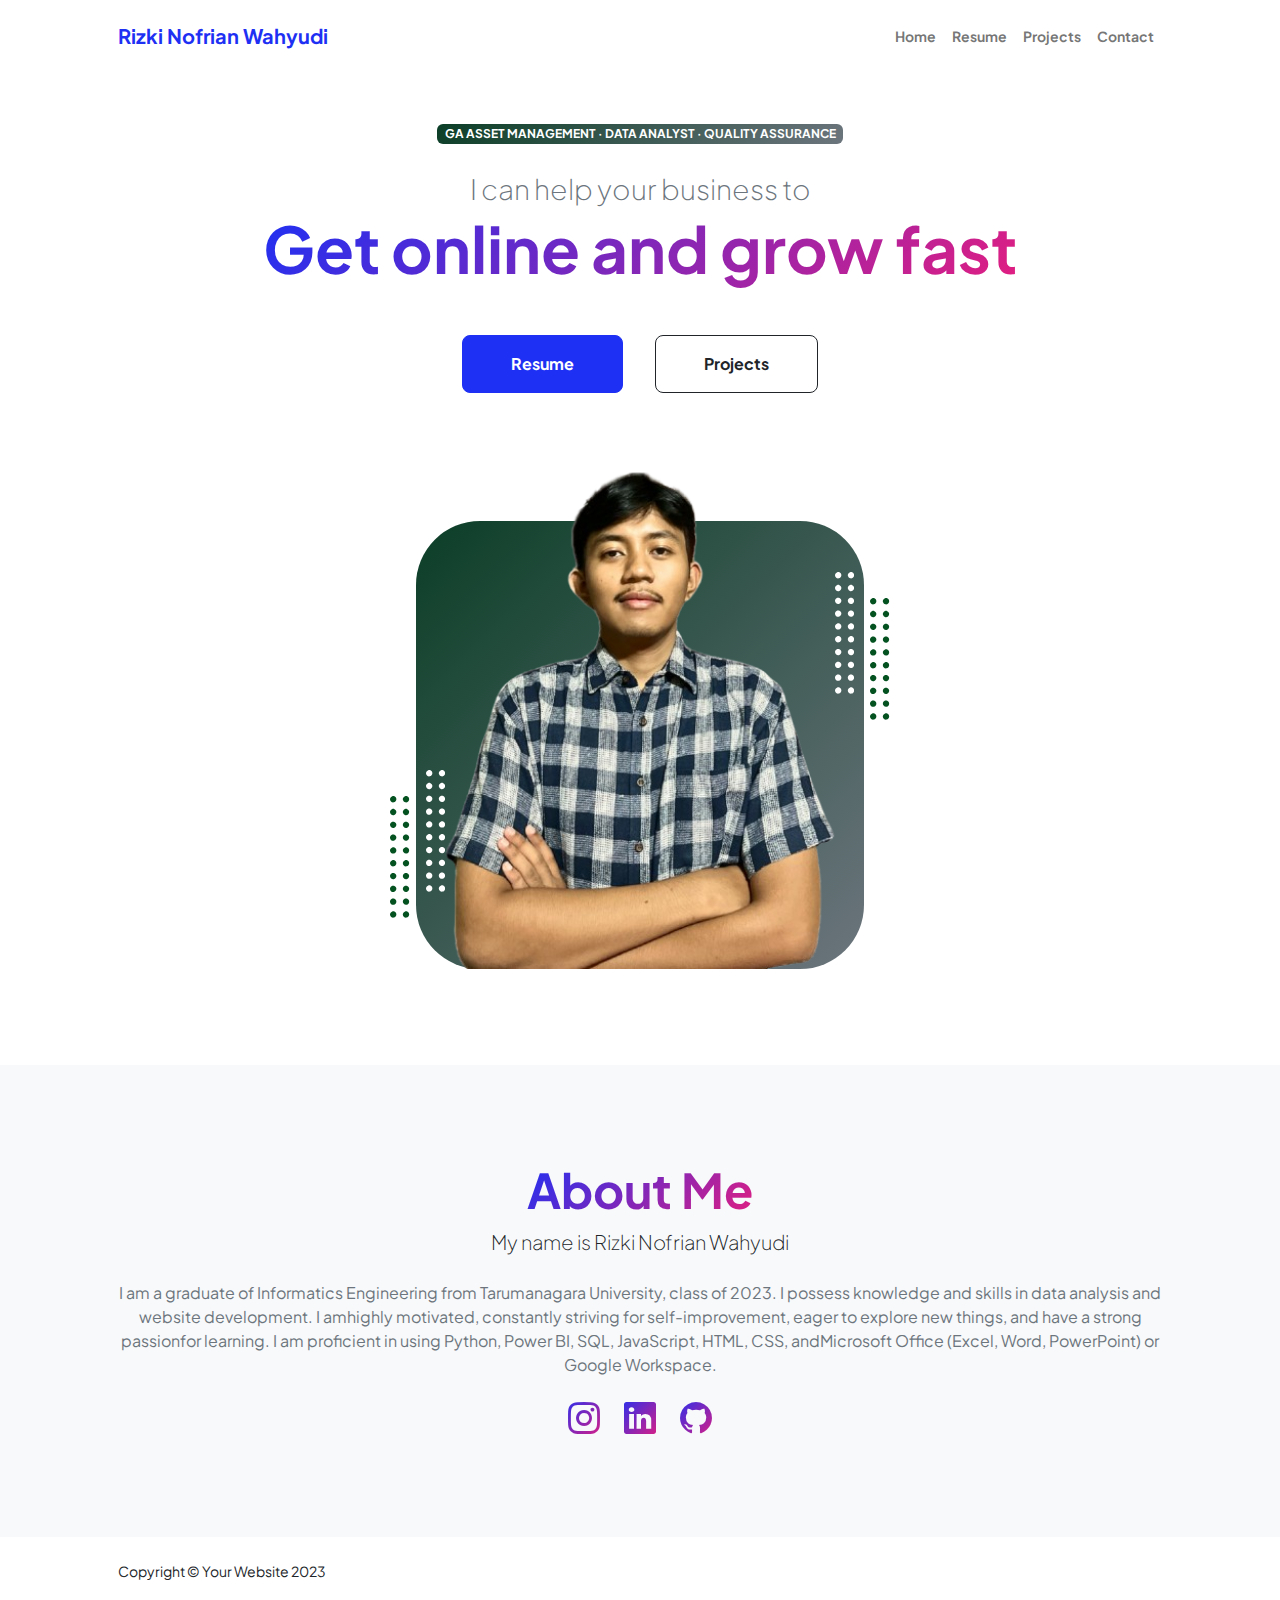
<file: index.html>
<!DOCTYPE html>
<html lang="en">
    <head>
        <meta charset="utf-8" />
        <meta name="viewport" content="width=device-width, initial-scale=1, shrink-to-fit=no" />
        <meta name="description" content="" />
        <meta name="author" content="" />
        <title>
          Rizki Nofrian Wahyudi - Resume
        </title>
        <!-- Favicon-->
        <link rel="icon" type="image/x-icon" href="assets/favicon.ico" />
        <!-- Custom Google font-->
        <link rel="preconnect" href="https://fonts.googleapis.com" />
        <link rel="preconnect" href="https://fonts.gstatic.com" crossorigin />
        <link href="https://fonts.googleapis.com/css2?family=Plus+Jakarta+Sans:wght@100;200;300;400;500;600;700;800;900&amp;display=swap" rel="stylesheet" />
        <!-- Bootstrap icons-->
        <link href="https://cdn.jsdelivr.net/npm/bootstrap-icons@1.8.1/font/bootstrap-icons.css" rel="stylesheet" />
        <!-- Core theme CSS (includes Bootstrap)-->
        <link href="css/styles.css" rel="stylesheet" />
        <style>
          .profile .dots-2 svg {
            fill: #045220;
          }
          .profile .dots-4 svg {
            fill: #045220;
          }
        </style>
    </head>
    <body class="d-flex flex-column h-100">
        <main class="flex-shrink-0">
            <!-- Navigation-->
            <nav class="navbar navbar-expand-lg navbar-light bg-white py-3">
                <div class="container px-5">
                    <a class="navbar-brand" href="index.html"><span class="fw-bolder text-primary">
                      Rizki Nofrian Wahyudi
                    </span></a>
                    <button class="navbar-toggler" type="button" data-bs-toggle="collapse" data-bs-target="#navbarSupportedContent" aria-controls="navbarSupportedContent" aria-expanded="false" aria-label="Toggle navigation"><span class="navbar-toggler-icon"></span></button>
                    <div class="collapse navbar-collapse" id="navbarSupportedContent">
                        <ul class="navbar-nav ms-auto mb-2 mb-lg-0 small fw-bolder">
                            <li class="nav-item"><a class="nav-link" href="index.html">Home</a></li>
                            <li class="nav-item"><a class="nav-link" href="resume.html">Resume</a></li>
                            <li class="nav-item"><a class="nav-link" href="projects.html">Projects</a></li>
                            <li class="nav-item"><a class="nav-link" href="contact.html">Contact</a></li>
                        </ul>
                    </div>
                </div>
            </nav>
            <!-- Header-->
            <header class="py-5">
                <div class="container px-5 pb-5">
                    <div class="row gx-5 align-items-center">
                        <div class="col-xxl-5">
                            <!-- Header text content-->
                            <div class="text-center text-xxl-start">
                                <div class="badge bg-gradient-primary-to-secondary text-white mb-4" style="background: linear-gradient(135deg, #0b3e27 0%, #6c757d 100%)!important;"><div class="text-uppercase">GA Asset Management &middot; Data Analyst &middot; Quality Assurance</div></div>
                                <div class="fs-3 fw-light text-muted">I can help your business to</div>
                                <h1 class="display-3 fw-bolder mb-5"><span class="text-gradient d-inline">Get online and grow fast</span></h1>
                                <div class="d-grid gap-3 d-sm-flex justify-content-sm-center justify-content-xxl-start mb-3">
                                    <a class="btn btn-primary btn-lg px-5 py-3 me-sm-3 fs-6 fw-bolder" href="resume.html">Resume</a>
                                    <a class="btn btn-outline-dark btn-lg px-5 py-3 fs-6 fw-bolder" href="projects.html">Projects</a>
                                </div>
                            </div>
                        </div>
                        <div class="col-xxl-7">
                            <!-- Header profile picture-->
                            <div class="d-flex justify-content-center mt-5 mt-xxl-0">
                                <div class="profile bg-gradient-primary-to-secondary" style="background: linear-gradient(135deg, #0b3e27 0%, #6c757d 100%)!important;">
                                    <!-- TIP: For best results, use a photo with a transparent background like the demo example below-->
                                    <!-- Watch a tutorial on how to do this on YouTube (link)-->
                                    <img class="profile-img" src="assets/profile.png" alt="..." />
                                    <div class="dots-1">
                                        <!-- SVG Dots-->
                                        <svg version="1.1" xmlns="http://www.w3.org/2000/svg" xmlns:xlink="http://www.w3.org/1999/xlink" x="0px" y="0px" viewBox="0 0 191.6 1215.4" style="enable-background: new 0 0 191.6 1215.4" xml:space="preserve">
                                            <g transform="translate(0.000000,1280.000000) scale(0.100000,-0.100000)">
                                                <path d="M227.7,12788.6c-105-35-200-141-222-248c-43-206,163-412,369-369c155,32,275,190,260,339c-11,105-90,213-190,262        C383.7,12801.6,289.7,12808.6,227.7,12788.6z"></path>
                                                <path d="M1507.7,12788.6c-151-50-253-216-222-362c25-119,136-230,254-255c194-41,395,142,375,339c-11,105-90,213-190,262        C1663.7,12801.6,1569.7,12808.6,1507.7,12788.6z"></path>
                                                <path d="M227.7,11508.6c-105-35-200-141-222-248c-43-206,163-412,369-369c155,32,275,190,260,339c-11,105-90,213-190,262        C383.7,11521.6,289.7,11528.6,227.7,11508.6z"></path>
                                                <path d="M1507.7,11508.6c-151-50-253-216-222-362c25-119,136-230,254-255c194-41,395,142,375,339c-11,105-90,213-190,262        C1663.7,11521.6,1569.7,11528.6,1507.7,11508.6z"></path>
                                                <path d="M227.7,10228.6c-105-35-200-141-222-248c-43-206,163-412,369-369c155,32,275,190,260,339c-11,105-90,213-190,262        C383.7,10241.6,289.7,10248.6,227.7,10228.6z"></path>
                                                <path d="M1507.7,10228.6c-105-35-200-141-222-248c-43-206,163-412,369-369c155,32,275,190,260,339c-11,105-90,213-190,262        C1663.7,10241.6,1569.7,10248.6,1507.7,10228.6z"></path>
                                                <path d="M227.7,8948.6c-105-35-200-141-222-248c-43-206,163-412,369-369c155,32,275,190,260,339c-11,105-90,213-190,262        C383.7,8961.6,289.7,8968.6,227.7,8948.6z"></path>
                                                <path d="M1507.7,8948.6c-105-35-200-141-222-248c-43-206,163-412,369-369c155,32,275,190,260,339c-11,105-90,213-190,262        C1663.7,8961.6,1569.7,8968.6,1507.7,8948.6z"></path>
                                                <path d="M227.7,7668.6c-105-35-200-141-222-248c-43-206,163-412,369-369c155,32,275,190,260,339c-11,105-90,213-190,262        C383.7,7681.6,289.7,7688.6,227.7,7668.6z"></path>
                                                <path d="M1507.7,7668.6c-105-35-200-141-222-248c-43-206,163-412,369-369c155,32,275,190,260,339c-11,105-90,213-190,262        C1663.7,7681.6,1569.7,7688.6,1507.7,7668.6z"></path>
                                                <path d="M227.7,6388.6c-105-35-200-141-222-248c-43-206,163-412,369-369c155,32,275,190,260,339c-11,105-90,213-190,262        C383.7,6401.6,289.7,6408.6,227.7,6388.6z"></path>
                                                <path d="M1507.7,6388.6c-105-35-200-141-222-248c-43-206,163-412,369-369c155,32,275,190,260,339c-11,105-90,213-190,262        C1663.7,6401.6,1569.7,6408.6,1507.7,6388.6z"></path>
                                                <path d="M227.7,5108.6c-105-35-200-141-222-248c-43-206,163-412,369-369c155,32,275,190,260,339c-11,105-90,213-190,262        C383.7,5121.6,289.7,5128.6,227.7,5108.6z"></path>
                                                <path d="M1507.7,5108.6c-105-35-200-141-222-248c-43-206,163-412,369-369c155,32,275,190,260,339c-11,105-90,213-190,262        C1663.7,5121.6,1569.7,5128.6,1507.7,5108.6z"></path>
                                                <path d="M227.7,3828.6c-105-35-200-141-222-248c-43-206,163-412,369-369c155,32,275,190,260,339c-11,105-90,213-190,262        C383.7,3841.6,289.7,3848.6,227.7,3828.6z"></path>
                                                <path d="M1507.7,3828.6c-105-35-200-141-222-248c-43-206,163-412,369-369c155,32,275,190,260,339c-11,105-90,213-190,262        C1663.7,3841.6,1569.7,3848.6,1507.7,3828.6z"></path>
                                                <path d="M227.7,2548.6c-105-35-200-141-222-248c-43-206,163-412,369-369c155,32,275,190,260,339c-11,105-90,213-190,262        C383.7,2561.6,289.7,2568.6,227.7,2548.6z"></path>
                                                <path d="M1507.7,2548.6c-105-35-200-141-222-248c-43-206,163-412,369-369c155,32,275,190,260,339c-11,105-90,213-190,262        C1663.7,2561.6,1569.7,2568.6,1507.7,2548.6z"></path>
                                                <path d="M227.7,1268.6c-105-35-200-141-222-248c-43-206,163-412,369-369c155,32,275,190,260,339c-11,105-90,213-190,262        C383.7,1281.6,289.7,1288.6,227.7,1268.6z"></path>
                                                <path d="M1507.7,1268.6c-105-35-200-141-222-248c-43-206,163-412,369-369c155,32,275,190,260,339c-11,105-90,213-190,262        C1663.7,1281.6,1569.7,1288.6,1507.7,1268.6z"></path>
                                            </g>
                                        </svg>
                                        <!-- END of SVG dots-->
                                    </div>
                                    <div class="dots-2">
                                        <!-- SVG Dots-->
                                        <svg version="1.1" xmlns="http://www.w3.org/2000/svg" xmlns:xlink="http://www.w3.org/1999/xlink" x="0px" y="0px" viewBox="0 0 191.6 1215.4" style="enable-background: new 0 0 191.6 1215.4" xml:space="preserve">
                                            <g transform="translate(0.000000,1280.000000) scale(0.100000,-0.100000)">
                                                <path d="M227.7,12788.6c-105-35-200-141-222-248c-43-206,163-412,369-369c155,32,275,190,260,339c-11,105-90,213-190,262        C383.7,12801.6,289.7,12808.6,227.7,12788.6z"></path>
                                                <path d="M1507.7,12788.6c-151-50-253-216-222-362c25-119,136-230,254-255c194-41,395,142,375,339c-11,105-90,213-190,262        C1663.7,12801.6,1569.7,12808.6,1507.7,12788.6z"></path>
                                                <path d="M227.7,11508.6c-105-35-200-141-222-248c-43-206,163-412,369-369c155,32,275,190,260,339c-11,105-90,213-190,262        C383.7,11521.6,289.7,11528.6,227.7,11508.6z"></path>
                                                <path d="M1507.7,11508.6c-151-50-253-216-222-362c25-119,136-230,254-255c194-41,395,142,375,339c-11,105-90,213-190,262        C1663.7,11521.6,1569.7,11528.6,1507.7,11508.6z"></path>
                                                <path d="M227.7,10228.6c-105-35-200-141-222-248c-43-206,163-412,369-369c155,32,275,190,260,339c-11,105-90,213-190,262        C383.7,10241.6,289.7,10248.6,227.7,10228.6z"></path>
                                                <path d="M1507.7,10228.6c-105-35-200-141-222-248c-43-206,163-412,369-369c155,32,275,190,260,339c-11,105-90,213-190,262        C1663.7,10241.6,1569.7,10248.6,1507.7,10228.6z"></path>
                                                <path d="M227.7,8948.6c-105-35-200-141-222-248c-43-206,163-412,369-369c155,32,275,190,260,339c-11,105-90,213-190,262        C383.7,8961.6,289.7,8968.6,227.7,8948.6z"></path>
                                                <path d="M1507.7,8948.6c-105-35-200-141-222-248c-43-206,163-412,369-369c155,32,275,190,260,339c-11,105-90,213-190,262        C1663.7,8961.6,1569.7,8968.6,1507.7,8948.6z"></path>
                                                <path d="M227.7,7668.6c-105-35-200-141-222-248c-43-206,163-412,369-369c155,32,275,190,260,339c-11,105-90,213-190,262        C383.7,7681.6,289.7,7688.6,227.7,7668.6z"></path>
                                                <path d="M1507.7,7668.6c-105-35-200-141-222-248c-43-206,163-412,369-369c155,32,275,190,260,339c-11,105-90,213-190,262        C1663.7,7681.6,1569.7,7688.6,1507.7,7668.6z"></path>
                                                <path d="M227.7,6388.6c-105-35-200-141-222-248c-43-206,163-412,369-369c155,32,275,190,260,339c-11,105-90,213-190,262        C383.7,6401.6,289.7,6408.6,227.7,6388.6z"></path>
                                                <path d="M1507.7,6388.6c-105-35-200-141-222-248c-43-206,163-412,369-369c155,32,275,190,260,339c-11,105-90,213-190,262        C1663.7,6401.6,1569.7,6408.6,1507.7,6388.6z"></path>
                                                <path d="M227.7,5108.6c-105-35-200-141-222-248c-43-206,163-412,369-369c155,32,275,190,260,339c-11,105-90,213-190,262        C383.7,5121.6,289.7,5128.6,227.7,5108.6z"></path>
                                                <path d="M1507.7,5108.6c-105-35-200-141-222-248c-43-206,163-412,369-369c155,32,275,190,260,339c-11,105-90,213-190,262        C1663.7,5121.6,1569.7,5128.6,1507.7,5108.6z"></path>
                                                <path d="M227.7,3828.6c-105-35-200-141-222-248c-43-206,163-412,369-369c155,32,275,190,260,339c-11,105-90,213-190,262        C383.7,3841.6,289.7,3848.6,227.7,3828.6z"></path>
                                                <path d="M1507.7,3828.6c-105-35-200-141-222-248c-43-206,163-412,369-369c155,32,275,190,260,339c-11,105-90,213-190,262        C1663.7,3841.6,1569.7,3848.6,1507.7,3828.6z"></path>
                                                <path d="M227.7,2548.6c-105-35-200-141-222-248c-43-206,163-412,369-369c155,32,275,190,260,339c-11,105-90,213-190,262        C383.7,2561.6,289.7,2568.6,227.7,2548.6z"></path>
                                                <path d="M1507.7,2548.6c-105-35-200-141-222-248c-43-206,163-412,369-369c155,32,275,190,260,339c-11,105-90,213-190,262        C1663.7,2561.6,1569.7,2568.6,1507.7,2548.6z"></path>
                                                <path d="M227.7,1268.6c-105-35-200-141-222-248c-43-206,163-412,369-369c155,32,275,190,260,339c-11,105-90,213-190,262        C383.7,1281.6,289.7,1288.6,227.7,1268.6z"></path>
                                                <path d="M1507.7,1268.6c-105-35-200-141-222-248c-43-206,163-412,369-369c155,32,275,190,260,339c-11,105-90,213-190,262        C1663.7,1281.6,1569.7,1288.6,1507.7,1268.6z"></path>
                                            </g>
                                        </svg>
                                        <!-- END of SVG dots-->
                                    </div>
                                    <div class="dots-3">
                                        <!-- SVG Dots-->
                                        <svg version="1.1" xmlns="http://www.w3.org/2000/svg" xmlns:xlink="http://www.w3.org/1999/xlink" x="0px" y="0px" viewBox="0 0 191.6 1215.4" style="enable-background: new 0 0 191.6 1215.4" xml:space="preserve">
                                            <g transform="translate(0.000000,1280.000000) scale(0.100000,-0.100000)">
                                                <path d="M227.7,12788.6c-105-35-200-141-222-248c-43-206,163-412,369-369c155,32,275,190,260,339c-11,105-90,213-190,262        C383.7,12801.6,289.7,12808.6,227.7,12788.6z"></path>
                                                <path d="M1507.7,12788.6c-151-50-253-216-222-362c25-119,136-230,254-255c194-41,395,142,375,339c-11,105-90,213-190,262        C1663.7,12801.6,1569.7,12808.6,1507.7,12788.6z"></path>
                                                <path d="M227.7,11508.6c-105-35-200-141-222-248c-43-206,163-412,369-369c155,32,275,190,260,339c-11,105-90,213-190,262        C383.7,11521.6,289.7,11528.6,227.7,11508.6z"></path>
                                                <path d="M1507.7,11508.6c-151-50-253-216-222-362c25-119,136-230,254-255c194-41,395,142,375,339c-11,105-90,213-190,262        C1663.7,11521.6,1569.7,11528.6,1507.7,11508.6z"></path>
                                                <path d="M227.7,10228.6c-105-35-200-141-222-248c-43-206,163-412,369-369c155,32,275,190,260,339c-11,105-90,213-190,262        C383.7,10241.6,289.7,10248.6,227.7,10228.6z"></path>
                                                <path d="M1507.7,10228.6c-105-35-200-141-222-248c-43-206,163-412,369-369c155,32,275,190,260,339c-11,105-90,213-190,262        C1663.7,10241.6,1569.7,10248.6,1507.7,10228.6z"></path>
                                                <path d="M227.7,8948.6c-105-35-200-141-222-248c-43-206,163-412,369-369c155,32,275,190,260,339c-11,105-90,213-190,262        C383.7,8961.6,289.7,8968.6,227.7,8948.6z"></path>
                                                <path d="M1507.7,8948.6c-105-35-200-141-222-248c-43-206,163-412,369-369c155,32,275,190,260,339c-11,105-90,213-190,262        C1663.7,8961.6,1569.7,8968.6,1507.7,8948.6z"></path>
                                                <path d="M227.7,7668.6c-105-35-200-141-222-248c-43-206,163-412,369-369c155,32,275,190,260,339c-11,105-90,213-190,262        C383.7,7681.6,289.7,7688.6,227.7,7668.6z"></path>
                                                <path d="M1507.7,7668.6c-105-35-200-141-222-248c-43-206,163-412,369-369c155,32,275,190,260,339c-11,105-90,213-190,262        C1663.7,7681.6,1569.7,7688.6,1507.7,7668.6z"></path>
                                                <path d="M227.7,6388.6c-105-35-200-141-222-248c-43-206,163-412,369-369c155,32,275,190,260,339c-11,105-90,213-190,262        C383.7,6401.6,289.7,6408.6,227.7,6388.6z"></path>
                                                <path d="M1507.7,6388.6c-105-35-200-141-222-248c-43-206,163-412,369-369c155,32,275,190,260,339c-11,105-90,213-190,262        C1663.7,6401.6,1569.7,6408.6,1507.7,6388.6z"></path>
                                                <path d="M227.7,5108.6c-105-35-200-141-222-248c-43-206,163-412,369-369c155,32,275,190,260,339c-11,105-90,213-190,262        C383.7,5121.6,289.7,5128.6,227.7,5108.6z"></path>
                                                <path d="M1507.7,5108.6c-105-35-200-141-222-248c-43-206,163-412,369-369c155,32,275,190,260,339c-11,105-90,213-190,262        C1663.7,5121.6,1569.7,5128.6,1507.7,5108.6z"></path>
                                                <path d="M227.7,3828.6c-105-35-200-141-222-248c-43-206,163-412,369-369c155,32,275,190,260,339c-11,105-90,213-190,262        C383.7,3841.6,289.7,3848.6,227.7,3828.6z"></path>
                                                <path d="M1507.7,3828.6c-105-35-200-141-222-248c-43-206,163-412,369-369c155,32,275,190,260,339c-11,105-90,213-190,262        C1663.7,3841.6,1569.7,3848.6,1507.7,3828.6z"></path>
                                                <path d="M227.7,2548.6c-105-35-200-141-222-248c-43-206,163-412,369-369c155,32,275,190,260,339c-11,105-90,213-190,262        C383.7,2561.6,289.7,2568.6,227.7,2548.6z"></path>
                                                <path d="M1507.7,2548.6c-105-35-200-141-222-248c-43-206,163-412,369-369c155,32,275,190,260,339c-11,105-90,213-190,262        C1663.7,2561.6,1569.7,2568.6,1507.7,2548.6z"></path>
                                                <path d="M227.7,1268.6c-105-35-200-141-222-248c-43-206,163-412,369-369c155,32,275,190,260,339c-11,105-90,213-190,262        C383.7,1281.6,289.7,1288.6,227.7,1268.6z"></path>
                                                <path d="M1507.7,1268.6c-105-35-200-141-222-248c-43-206,163-412,369-369c155,32,275,190,260,339c-11,105-90,213-190,262        C1663.7,1281.6,1569.7,1288.6,1507.7,1268.6z"></path>
                                            </g>
                                        </svg>
                                        <!-- END of SVG dots-->
                                    </div>
                                    <div class="dots-4">
                                        <!-- SVG Dots-->
                                        <svg version="1.1" xmlns="http://www.w3.org/2000/svg" xmlns:xlink="http://www.w3.org/1999/xlink" x="0px" y="0px" viewBox="0 0 191.6 1215.4" style="enable-background: new 0 0 191.6 1215.4" xml:space="preserve">
                                            <g transform="translate(0.000000,1280.000000) scale(0.100000,-0.100000)">
                                                <path d="M227.7,12788.6c-105-35-200-141-222-248c-43-206,163-412,369-369c155,32,275,190,260,339c-11,105-90,213-190,262        C383.7,12801.6,289.7,12808.6,227.7,12788.6z"></path>
                                                <path d="M1507.7,12788.6c-151-50-253-216-222-362c25-119,136-230,254-255c194-41,395,142,375,339c-11,105-90,213-190,262        C1663.7,12801.6,1569.7,12808.6,1507.7,12788.6z"></path>
                                                <path d="M227.7,11508.6c-105-35-200-141-222-248c-43-206,163-412,369-369c155,32,275,190,260,339c-11,105-90,213-190,262        C383.7,11521.6,289.7,11528.6,227.7,11508.6z"></path>
                                                <path d="M1507.7,11508.6c-151-50-253-216-222-362c25-119,136-230,254-255c194-41,395,142,375,339c-11,105-90,213-190,262        C1663.7,11521.6,1569.7,11528.6,1507.7,11508.6z"></path>
                                                <path d="M227.7,10228.6c-105-35-200-141-222-248c-43-206,163-412,369-369c155,32,275,190,260,339c-11,105-90,213-190,262        C383.7,10241.6,289.7,10248.6,227.7,10228.6z"></path>
                                                <path d="M1507.7,10228.6c-105-35-200-141-222-248c-43-206,163-412,369-369c155,32,275,190,260,339c-11,105-90,213-190,262        C1663.7,10241.6,1569.7,10248.6,1507.7,10228.6z"></path>
                                                <path d="M227.7,8948.6c-105-35-200-141-222-248c-43-206,163-412,369-369c155,32,275,190,260,339c-11,105-90,213-190,262        C383.7,8961.6,289.7,8968.6,227.7,8948.6z"></path>
                                                <path d="M1507.7,8948.6c-105-35-200-141-222-248c-43-206,163-412,369-369c155,32,275,190,260,339c-11,105-90,213-190,262        C1663.7,8961.6,1569.7,8968.6,1507.7,8948.6z"></path>
                                                <path d="M227.7,7668.6c-105-35-200-141-222-248c-43-206,163-412,369-369c155,32,275,190,260,339c-11,105-90,213-190,262        C383.7,7681.6,289.7,7688.6,227.7,7668.6z"></path>
                                                <path d="M1507.7,7668.6c-105-35-200-141-222-248c-43-206,163-412,369-369c155,32,275,190,260,339c-11,105-90,213-190,262        C1663.7,7681.6,1569.7,7688.6,1507.7,7668.6z"></path>
                                                <path d="M227.7,6388.6c-105-35-200-141-222-248c-43-206,163-412,369-369c155,32,275,190,260,339c-11,105-90,213-190,262        C383.7,6401.6,289.7,6408.6,227.7,6388.6z"></path>
                                                <path d="M1507.7,6388.6c-105-35-200-141-222-248c-43-206,163-412,369-369c155,32,275,190,260,339c-11,105-90,213-190,262        C1663.7,6401.6,1569.7,6408.6,1507.7,6388.6z"></path>
                                                <path d="M227.7,5108.6c-105-35-200-141-222-248c-43-206,163-412,369-369c155,32,275,190,260,339c-11,105-90,213-190,262        C383.7,5121.6,289.7,5128.6,227.7,5108.6z"></path>
                                                <path d="M1507.7,5108.6c-105-35-200-141-222-248c-43-206,163-412,369-369c155,32,275,190,260,339c-11,105-90,213-190,262        C1663.7,5121.6,1569.7,5128.6,1507.7,5108.6z"></path>
                                                <path d="M227.7,3828.6c-105-35-200-141-222-248c-43-206,163-412,369-369c155,32,275,190,260,339c-11,105-90,213-190,262        C383.7,3841.6,289.7,3848.6,227.7,3828.6z"></path>
                                                <path d="M1507.7,3828.6c-105-35-200-141-222-248c-43-206,163-412,369-369c155,32,275,190,260,339c-11,105-90,213-190,262        C1663.7,3841.6,1569.7,3848.6,1507.7,3828.6z"></path>
                                                <path d="M227.7,2548.6c-105-35-200-141-222-248c-43-206,163-412,369-369c155,32,275,190,260,339c-11,105-90,213-190,262        C383.7,2561.6,289.7,2568.6,227.7,2548.6z"></path>
                                                <path d="M1507.7,2548.6c-105-35-200-141-222-248c-43-206,163-412,369-369c155,32,275,190,260,339c-11,105-90,213-190,262        C1663.7,2561.6,1569.7,2568.6,1507.7,2548.6z"></path>
                                                <path d="M227.7,1268.6c-105-35-200-141-222-248c-43-206,163-412,369-369c155,32,275,190,260,339c-11,105-90,213-190,262        C383.7,1281.6,289.7,1288.6,227.7,1268.6z"></path>
                                                <path d="M1507.7,1268.6c-105-35-200-141-222-248c-43-206,163-412,369-369c155,32,275,190,260,339c-11,105-90,213-190,262        C1663.7,1281.6,1569.7,1288.6,1507.7,1268.6z"></path>
                                            </g>
                                        </svg>
                                        <!-- END of SVG dots-->
                                    </div>
                                </div>
                            </div>
                        </div>
                    </div>
                </div>
            </header>
            <!-- About Section-->
            <section class="bg-light py-5">
                <div class="container px-5">
                    <div class="row gx-5 justify-content-center">
                        <div class="col-xxl-8">
                            <div class="text-center my-5">
                                <h2 class="display-5 fw-bolder"><span class="text-gradient d-inline">About Me</span></h2>
                                <p class="lead fw-light mb-4">My name is Rizki Nofrian Wahyudi</p>
                                <p class="text-muted">
                                  I am a graduate of Informatics Engineering from Tarumanagara University, class of 2023. I possess knowledge and skills in data analysis and website development. I amhighly motivated, constantly striving for self-improvement, eager to explore new things, and have a strong passionfor learning. I am proficient in using Python, Power BI, SQL, JavaScript, HTML, CSS, andMicrosoft Office (Excel, Word, PowerPoint) or Google Workspace.
                                </p>
                                <div class="d-flex justify-content-center fs-2 gap-4">
                                    <a class="text-gradient" href="https://www.instagram.com/rizkiiiiu/#" target="_blank"><i class="bi bi-instagram"></i></a>
                                    <a class="text-gradient" href="https://www.linkedin.com/in/rizki-nofrian-wahyudi-955b20241/" target="_blank"><i class="bi bi-linkedin"></i></a>
                                    <a class="text-gradient" href="https://github.com/rizkiNW123/rizkiNW123.github.io" target="_blank"><i class="bi bi-github"></i></a>
                                </div>
                            </div>
                        </div>
                    </div>
                </div>
            </section>
        </main>
        <!-- Footer-->
        <footer class="bg-white py-4 mt-auto">
            <div class="container px-5">
                <div class="row align-items-center justify-content-between flex-column flex-sm-row">
                    <div class="col-auto">
                      <div class="small m-0">
                        Copyright &copy; Your Website 2023
                      </div>
                    </div>
                    <div class="col-auto">
                    </div>
                </div>
            </div>
        </footer>
        <!-- Bootstrap core JS-->
        <script src="https://cdn.jsdelivr.net/npm/bootstrap@5.2.3/dist/js/bootstrap.bundle.min.js"></script>
        <!-- Core theme JS-->
        <script src="js/scripts.js"></script>
    </body>
</html>
</file>
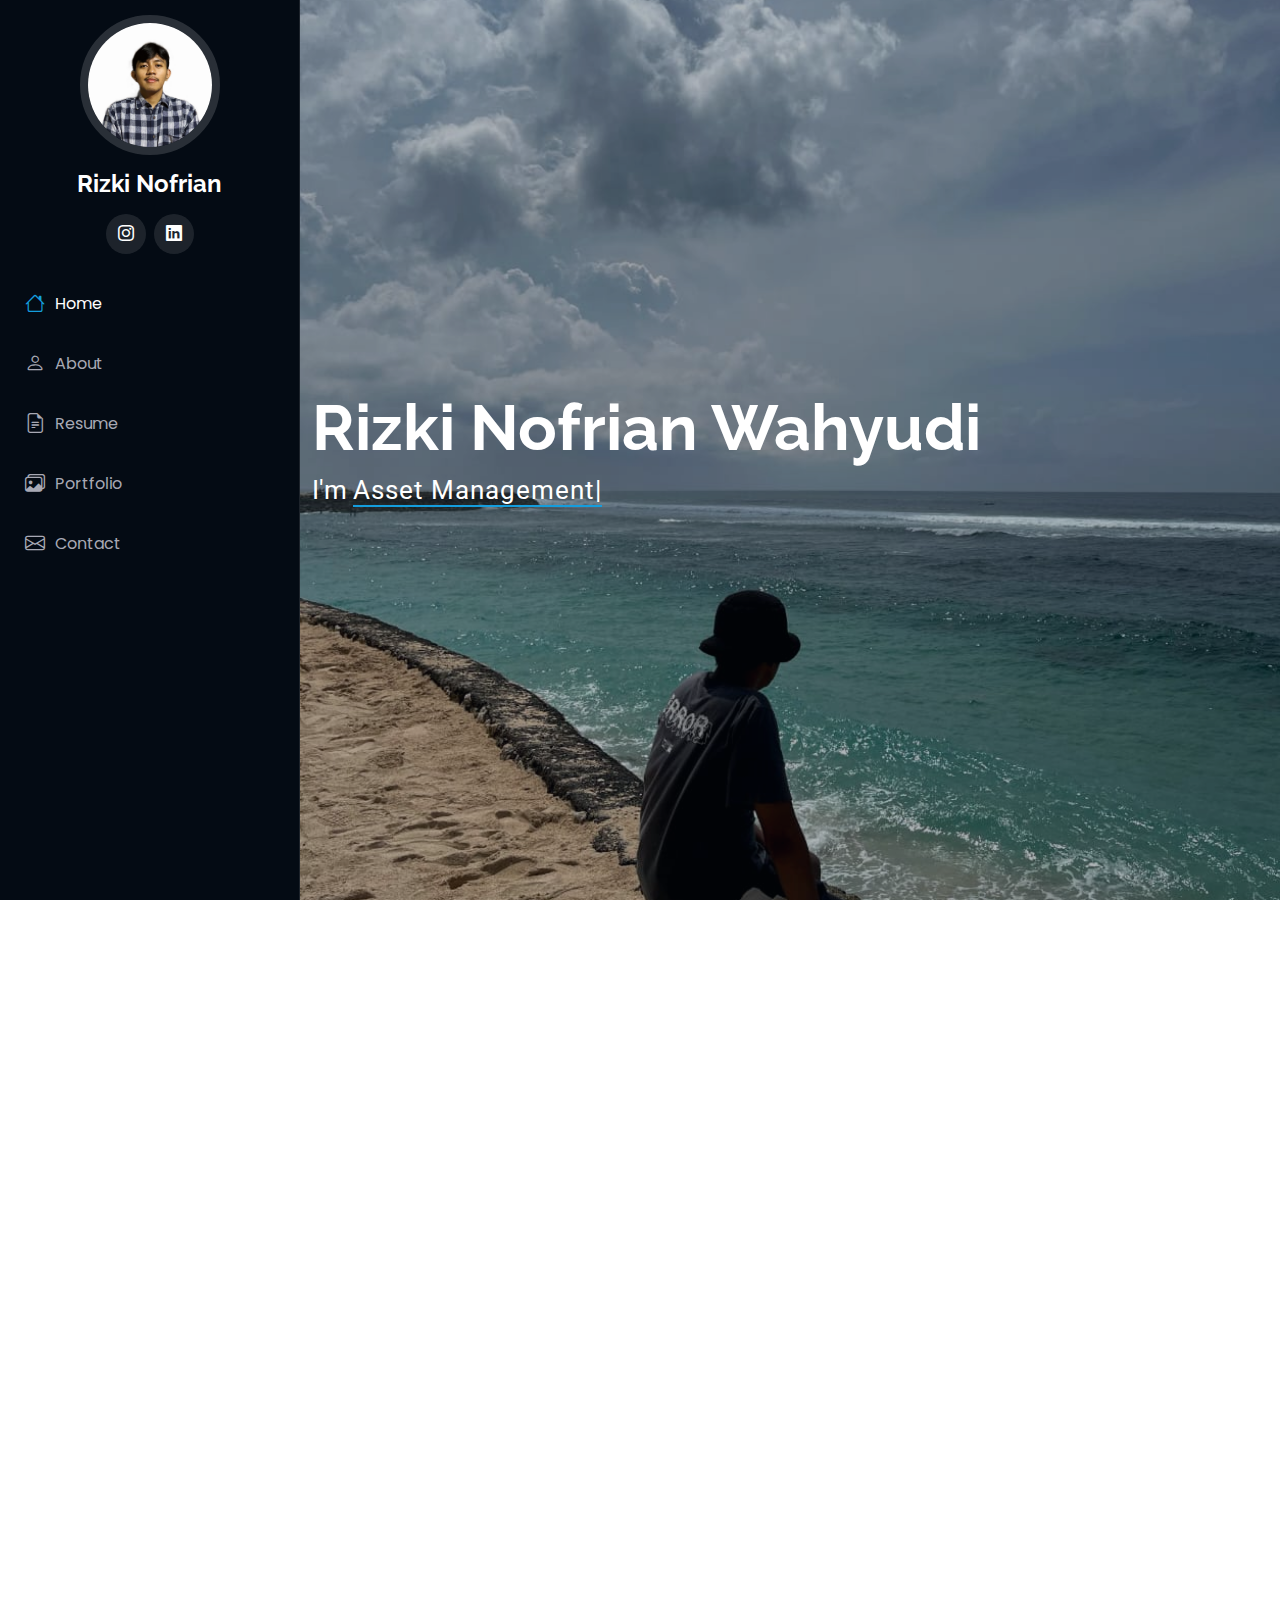
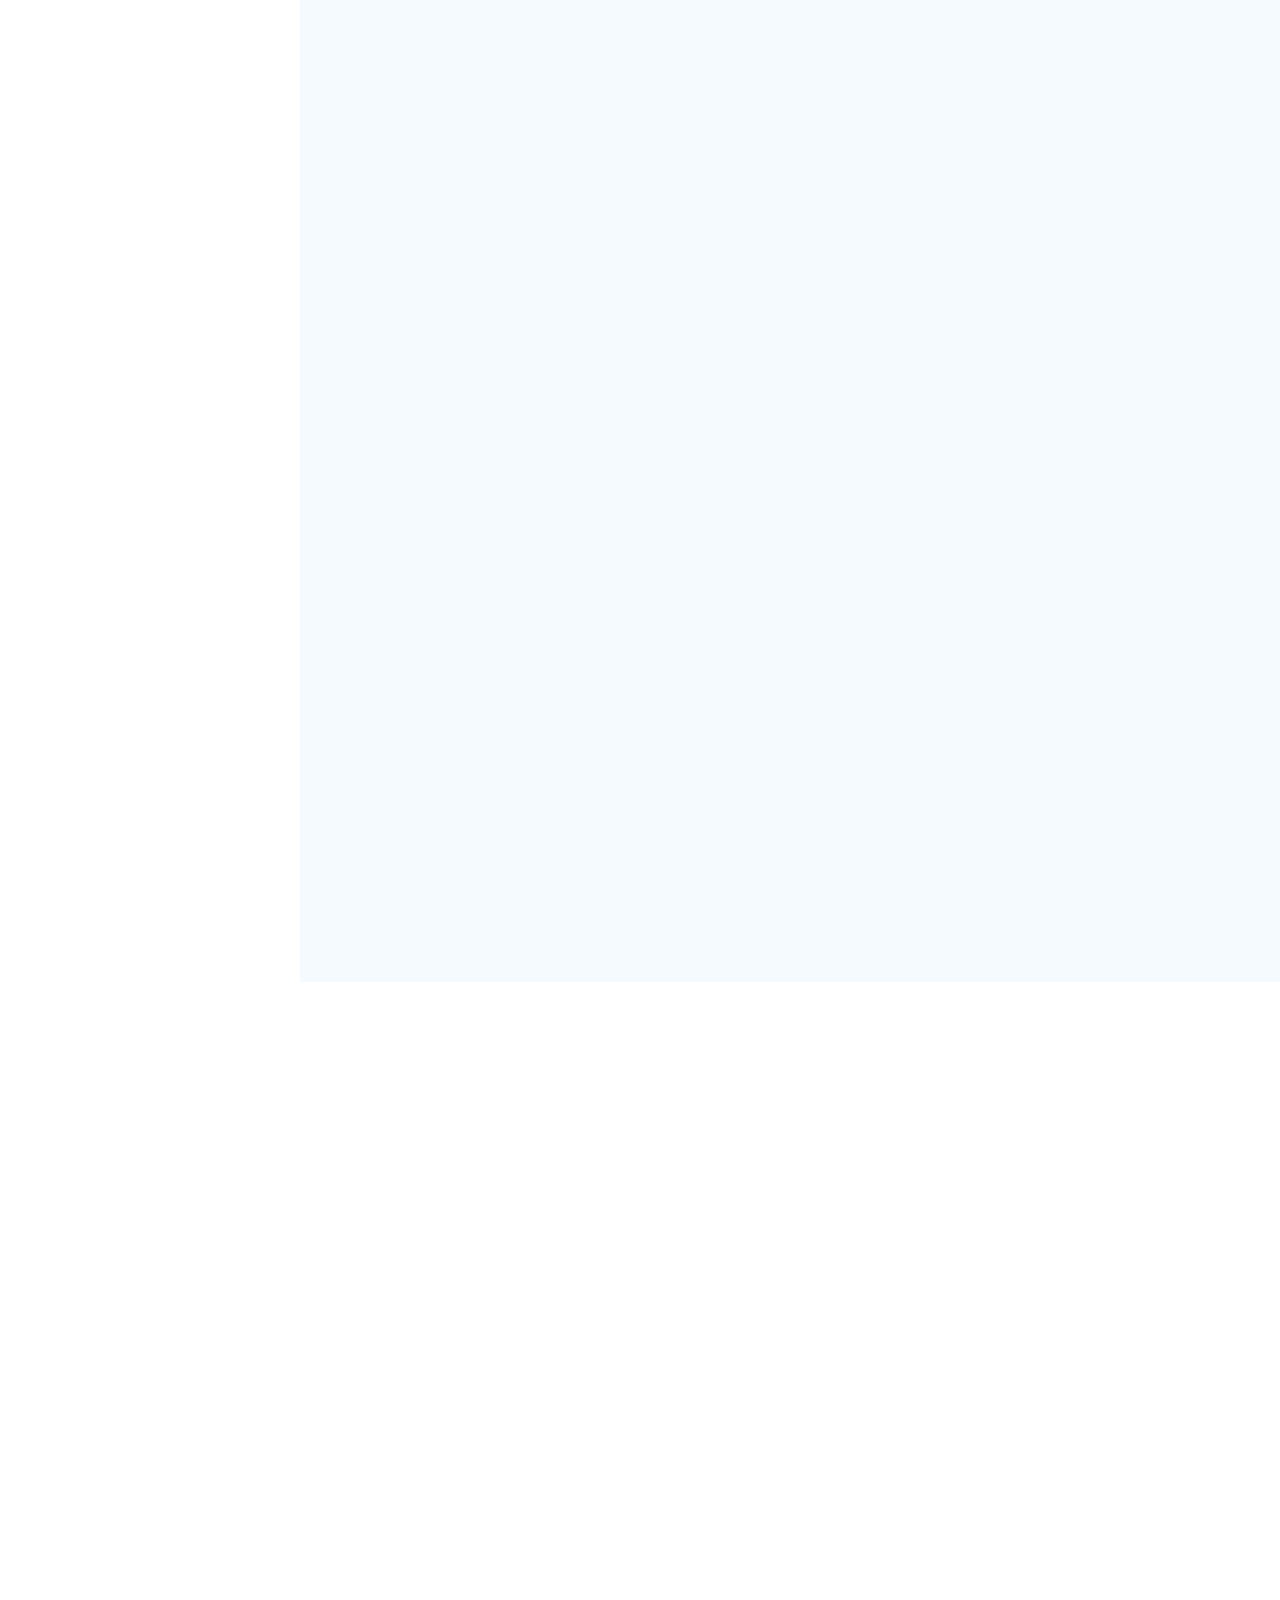
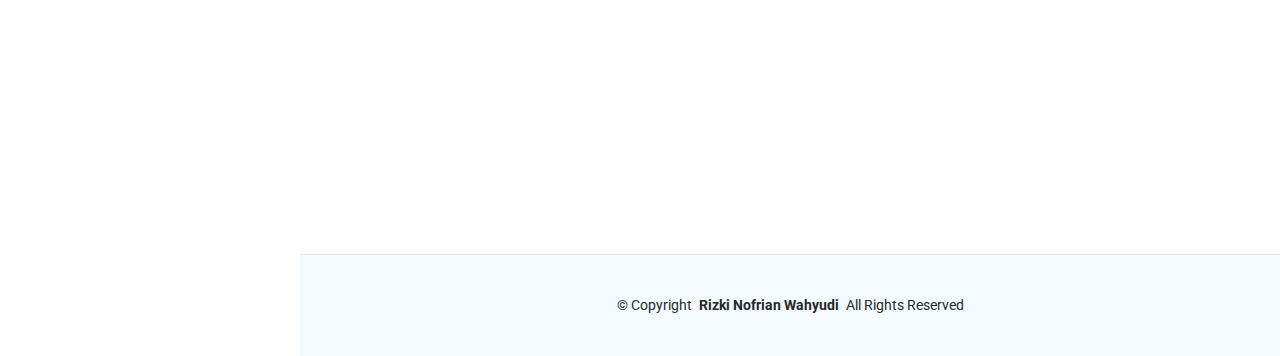
<file: old/index.html>
<!DOCTYPE html>
<html lang="en">

<head>
  <meta charset="utf-8">
  <meta content="width=device-width, initial-scale=1.0" name="viewport">
  <title>
    Rizki Nofrian Wahyudi
  </title>
  <meta content="" name="description">
  <meta content="" name="keywords">

  <!-- Favicons -->
  <link href="assets/img/favicon.png" rel="icon">
  <link href="assets/img/apple-touch-icon.png" rel="apple-touch-icon">

  <!-- Fonts -->
  <link href="https://fonts.googleapis.com" rel="preconnect">
  <link href="https://fonts.gstatic.com" rel="preconnect" crossorigin>
  <link href="https://fonts.googleapis.com/css2?family=Roboto:ital,wght@0,100;0,300;0,400;0,500;0,700;0,900;1,100;1,300;1,400;1,500;1,700;1,900&family=Poppins:ital,wght@0,100;0,200;0,300;0,400;0,500;0,600;0,700;0,800;0,900;1,100;1,200;1,300;1,400;1,500;1,600;1,700;1,800;1,900&family=Raleway:ital,wght@0,100;0,200;0,300;0,400;0,500;0,600;0,700;0,800;0,900;1,100;1,200;1,300;1,400;1,500;1,600;1,700;1,800;1,900&display=swap" rel="stylesheet">

  <!-- Vendor CSS Files -->
  <link href="assets/vendor/bootstrap/css/bootstrap.min.css" rel="stylesheet">
  <link href="assets/vendor/bootstrap-icons/bootstrap-icons.css" rel="stylesheet">
  <link href="assets/vendor/aos/aos.css" rel="stylesheet">
  <link href="assets/vendor/glightbox/css/glightbox.min.css" rel="stylesheet">
  <link href="assets/vendor/swiper/swiper-bundle.min.css" rel="stylesheet">

  <!-- Main CSS File -->
  <link href="assets/css/main.css" rel="stylesheet">

  <!-- =======================================================
  * Template Name: iPortfolio
  * Template URL: https://bootstrapmade.com/iportfolio-bootstrap-portfolio-websites-template/
  * Updated: Jun 29 2024 with Bootstrap v5.3.3
  * Author: BootstrapMade.com
  * License: https://bootstrapmade.com/license/
  ======================================================== -->
</head>

<body class="index-page">

  <header id="header" class="header dark-background d-flex flex-column">
    <i class="header-toggle d-xl-none bi bi-list"></i>

    <div class="profile-img">
      <img src="assets/img/my-profile-img.jpg" alt="" class="img-fluid rounded-circle">
    </div>

    <a href="index.html" class="logo d-flex align-items-center justify-content-center">
      <!-- Uncomment the line below if you also wish to use an image logo -->
      <!-- <img src="assets/img/logo.png" alt=""> -->
      <h1 class="sitename">
        Rizki Nofrian
      </h1>
    </a>

    <div class="social-links text-center">      
      <a href="https://www.instagram.com/rizkiiiiu" target="_blank" class="instagram"><i class="bi bi-instagram"></i></a>
      <a href="https://www.linkedin.com/in/rizki-nofrian-wahyudi-955b20241" class="linkedin" target="_blank"><i class="bi bi-linkedin"></i></a>
    </div>

    <nav id="navmenu" class="navmenu">
      <ul>
        <li><a href="#hero" class="active"><i class="bi bi-house navicon"></i>Home</a></li>
        <li><a href="#about"><i class="bi bi-person navicon"></i> About</a></li>
        <li><a href="#resume"><i class="bi bi-file-earmark-text navicon"></i> Resume</a></li>
        <li><a href="#portfolio"><i class="bi bi-images navicon"></i> Portfolio</a></li>
        <li><a href="#contact"><i class="bi bi-envelope navicon"></i> Contact</a></li>
      </ul>
    </nav>

  </header>

  <main class="main">

    <!-- Hero Section -->
    <section id="hero" class="hero section dark-background">

      <img src="assets/img/hero-bg.jpg" alt="" data-aos="fade-in" class="">

      <div class="container" data-aos="fade-up" data-aos-delay="100">
        <h2>
          Rizki Nofrian Wahyudi
        </h2>
        <p>I'm <span class="typed" data-typed-items="Asset Management, Data Analyst, Web Developer, Freelancer">Asset Management</span><span class="typed-cursor typed-cursor--blink" aria-hidden="true"></span><span class="typed-cursor typed-cursor--blink" aria-hidden="true"></span></p>
      </div>

    </section><!-- /Hero Section -->

    <!-- About Section -->
    <section id="about" class="about section">

      <!-- Section Title -->
      <div class="container section-title" data-aos="fade-up">
        <h2>About</h2>
        <p>
          I am a graduate of Informatics Engineering from Tarumanagara University, class of 2023. I possess knowledge and skills in data analysis and website development. I amhighly motivated, constantly striving for self-improvement, eager to explore new things, and have a strong passionfor learning. I am proficient in using Python, Power BI, SQL, JavaScript, HTML, CSS, andMicrosoft Office (Excel, Word, PowerPoint) or Google Workspace.
        </p>
      </div><!-- End Section Title -->

      <div class="container" data-aos="fade-up" data-aos-delay="100">

        <div class="row gy-4 justify-content-center">
          <div class="col-lg-4">
            <img src="assets/img/hero-bg-1.jpeg" class="img-fluid" alt="">
          </div>
          <div class="col-lg-8 content">
            <div class="container section-title" data-aos="fade-up">
              <h2>Skills</h2>
              <p>Necessitatibus eius consequatur ex aliquid fuga eum quidem sint consectetur velit</p>
            </div>
            <div class="row">
              <div class="col-lg-6">
                <ul>
                  <li><i class="bi bi-chevron-right"></i> <strong>Birthday:</strong> <span>1 May 1995</span></li>
                  <li><i class="bi bi-chevron-right"></i> <strong>Website:</strong> <span>www.example.com</span></li>
                  <li><i class="bi bi-chevron-right"></i> <strong>Phone:</strong> <span>+123 456 7890</span></li>
                  <li><i class="bi bi-chevron-right"></i> <strong>City:</strong> <span>New York, USA</span></li>
                </ul>
              </div>
              <div class="col-lg-6">
                <ul>
                  <li><i class="bi bi-chevron-right"></i> <strong>Age:</strong> <span>30</span></li>
                  <li><i class="bi bi-chevron-right"></i> <strong>Degree:</strong> <span>Master</span></li>
                  <li><i class="bi bi-chevron-right"></i> <strong>Email:</strong> <span>email@example.com</span></li>
                  <li><i class="bi bi-chevron-right"></i> <strong>Freelance:</strong> <span>Available</span></li>
                </ul>
              </div>
            </div>
            <p class="py-3">
              Officiis eligendi itaque labore et dolorum mollitia officiis optio vero. Quisquam sunt adipisci omnis et ut. Nulla accusantium dolor incidunt officia tempore. Et eius omnis.
              Cupiditate ut dicta maxime officiis quidem quia. Sed et consectetur qui quia repellendus itaque neque.
            </p>
          </div>
        </div>

      </div>

    </section><!-- /About Section -->    

    <!-- Resume Section -->
    <section id="resume" class="resume section">

      <!-- Section Title -->
      <div class="container section-title" data-aos="fade-up">
        <h2>Resume</h2>
        <p>Magnam dolores commodi suscipit. Necessitatibus eius consequatur ex aliquid fuga eum quidem. Sit sint consectetur velit. Quisquam quos quisquam cupiditate. Et nemo qui impedit suscipit alias ea. Quia fugiat sit in iste officiis commodi quidem hic quas.</p>
      </div><!-- End Section Title -->

      <div class="container">

        <div class="row">

          <div class="col-lg-6" data-aos="fade-up" data-aos-delay="100">
            <h3 class="resume-title">Sumary</h3>

            <div class="resume-item pb-0">
              <h4>Brandon Johnson</h4>
              <p><em>Innovative and deadline-driven Graphic Designer with 3+ years of experience designing and developing user-centered digital/print marketing material from initial concept to final, polished deliverable.</em></p>
              <ul>
                <li>Portland par 127,Orlando, FL</li>
                <li>(123) 456-7891</li>
                <li>alice.barkley@example.com</li>
              </ul>
            </div><!-- Edn Resume Item -->

            <h3 class="resume-title">Education</h3>
            <div class="resume-item">
              <h4>Master of Fine Arts &amp; Graphic Design</h4>
              <h5>2015 - 2016</h5>
              <p><em>Rochester Institute of Technology, Rochester, NY</em></p>
              <p>Qui deserunt veniam. Et sed aliquam labore tempore sed quisquam iusto autem sit. Ea vero voluptatum qui ut dignissimos deleniti nerada porti sand markend</p>
            </div><!-- Edn Resume Item -->

            <div class="resume-item">
              <h4>Bachelor of Fine Arts &amp; Graphic Design</h4>
              <h5>2010 - 2014</h5>
              <p><em>Rochester Institute of Technology, Rochester, NY</em></p>
              <p>Quia nobis sequi est occaecati aut. Repudiandae et iusto quae reiciendis et quis Eius vel ratione eius unde vitae rerum voluptates asperiores voluptatem Earum molestiae consequatur neque etlon sader mart dila</p>
            </div><!-- Edn Resume Item -->

          </div>

          <div class="col-lg-6" data-aos="fade-up" data-aos-delay="200">
            <h3 class="resume-title">Professional Experience</h3>
            <div class="resume-item">
              <h4>Senior graphic design specialist</h4>
              <h5>2019 - Present</h5>
              <p><em>Experion, New York, NY </em></p>
              <ul>
                <li>Lead in the design, development, and implementation of the graphic, layout, and production communication materials</li>
                <li>Delegate tasks to the 7 members of the design team and provide counsel on all aspects of the project. </li>
                <li>Supervise the assessment of all graphic materials in order to ensure quality and accuracy of the design</li>
                <li>Oversee the efficient use of production project budgets ranging from $2,000 - $25,000</li>
              </ul>
            </div><!-- Edn Resume Item -->

            <div class="resume-item">
              <h4>Graphic design specialist</h4>
              <h5>2017 - 2018</h5>
              <p><em>Stepping Stone Advertising, New York, NY</em></p>
              <ul>
                <li>Developed numerous marketing programs (logos, brochures,infographics, presentations, and advertisements).</li>
                <li>Managed up to 5 projects or tasks at a given time while under pressure</li>
                <li>Recommended and consulted with clients on the most appropriate graphic design</li>
                <li>Created 4+ design presentations and proposals a month for clients and account managers</li>
              </ul>
            </div><!-- Edn Resume Item -->

          </div>

        </div>

      </div>

    </section><!-- /Resume Section -->

    <!-- Portfolio Section -->
    <section id="portfolio" class="portfolio section light-background">

      <!-- Section Title -->
      <div class="container section-title" data-aos="fade-up">
        <h2>Portfolio</h2>
        <p>Magnam dolores commodi suscipit. Necessitatibus eius consequatur ex aliquid fuga eum quidem. Sit sint consectetur velit. Quisquam quos quisquam cupiditate. Et nemo qui impedit suscipit alias ea. Quia fugiat sit in iste officiis commodi quidem hic quas.</p>
      </div><!-- End Section Title -->

      <div class="container">

        <div class="isotope-layout" data-default-filter="*" data-layout="masonry" data-sort="original-order">

          <ul class="portfolio-filters isotope-filters" data-aos="fade-up" data-aos-delay="100">
            <li data-filter="*" class="filter-active">All</li>
            <li data-filter=".filter-app">App</li>
            <li data-filter=".filter-product">Product</li>
            <li data-filter=".filter-branding">Branding</li>
            <li data-filter=".filter-books">Books</li>
          </ul><!-- End Portfolio Filters -->

          <div class="row gy-4 isotope-container" data-aos="fade-up" data-aos-delay="200">

            <div class="col-lg-4 col-md-6 portfolio-item isotope-item filter-app">
              <div class="portfolio-content h-100">
                <img src="assets/img/portfolio/app-1.jpg" class="img-fluid" alt="">
                <div class="portfolio-info">
                  <h4>App 1</h4>
                  <p>Lorem ipsum, dolor sit amet consectetur</p>
                  <a href="assets/img/portfolio/app-1.jpg" title="App 1" data-gallery="portfolio-gallery-app" class="glightbox preview-link"><i class="bi bi-zoom-in"></i></a>
                  <a href="portfolio-details.html" title="More Details" class="details-link"><i class="bi bi-link-45deg"></i></a>
                </div>
              </div>
            </div><!-- End Portfolio Item -->

            <div class="col-lg-4 col-md-6 portfolio-item isotope-item filter-product">
              <div class="portfolio-content h-100">
                <img src="assets/img/portfolio/product-1.jpg" class="img-fluid" alt="">
                <div class="portfolio-info">
                  <h4>Product 1</h4>
                  <p>Lorem ipsum, dolor sit amet consectetur</p>
                  <a href="assets/img/portfolio/product-1.jpg" title="Product 1" data-gallery="portfolio-gallery-product" class="glightbox preview-link"><i class="bi bi-zoom-in"></i></a>
                  <a href="portfolio-details.html" title="More Details" class="details-link"><i class="bi bi-link-45deg"></i></a>
                </div>
              </div>
            </div><!-- End Portfolio Item -->

            <div class="col-lg-4 col-md-6 portfolio-item isotope-item filter-branding">
              <div class="portfolio-content h-100">
                <img src="assets/img/portfolio/branding-1.jpg" class="img-fluid" alt="">
                <div class="portfolio-info">
                  <h4>Branding 1</h4>
                  <p>Lorem ipsum, dolor sit amet consectetur</p>
                  <a href="assets/img/portfolio/branding-1.jpg" title="Branding 1" data-gallery="portfolio-gallery-branding" class="glightbox preview-link"><i class="bi bi-zoom-in"></i></a>
                  <a href="portfolio-details.html" title="More Details" class="details-link"><i class="bi bi-link-45deg"></i></a>
                </div>
              </div>
            </div><!-- End Portfolio Item -->

            <div class="col-lg-4 col-md-6 portfolio-item isotope-item filter-books">
              <div class="portfolio-content h-100">
                <img src="assets/img/portfolio/books-1.jpg" class="img-fluid" alt="">
                <div class="portfolio-info">
                  <h4>Books 1</h4>
                  <p>Lorem ipsum, dolor sit amet consectetur</p>
                  <a href="assets/img/portfolio/books-1.jpg" title="Branding 1" data-gallery="portfolio-gallery-book" class="glightbox preview-link"><i class="bi bi-zoom-in"></i></a>
                  <a href="portfolio-details.html" title="More Details" class="details-link"><i class="bi bi-link-45deg"></i></a>
                </div>
              </div>
            </div><!-- End Portfolio Item -->

            <div class="col-lg-4 col-md-6 portfolio-item isotope-item filter-app">
              <div class="portfolio-content h-100">
                <img src="assets/img/portfolio/app-2.jpg" class="img-fluid" alt="">
                <div class="portfolio-info">
                  <h4>App 2</h4>
                  <p>Lorem ipsum, dolor sit amet consectetur</p>
                  <a href="assets/img/portfolio/app-2.jpg" title="App 2" data-gallery="portfolio-gallery-app" class="glightbox preview-link"><i class="bi bi-zoom-in"></i></a>
                  <a href="portfolio-details.html" title="More Details" class="details-link"><i class="bi bi-link-45deg"></i></a>
                </div>
              </div>
            </div><!-- End Portfolio Item -->

            <div class="col-lg-4 col-md-6 portfolio-item isotope-item filter-product">
              <div class="portfolio-content h-100">
                <img src="assets/img/portfolio/product-2.jpg" class="img-fluid" alt="">
                <div class="portfolio-info">
                  <h4>Product 2</h4>
                  <p>Lorem ipsum, dolor sit amet consectetur</p>
                  <a href="assets/img/portfolio/product-2.jpg" title="Product 2" data-gallery="portfolio-gallery-product" class="glightbox preview-link"><i class="bi bi-zoom-in"></i></a>
                  <a href="portfolio-details.html" title="More Details" class="details-link"><i class="bi bi-link-45deg"></i></a>
                </div>
              </div>
            </div><!-- End Portfolio Item -->

            <div class="col-lg-4 col-md-6 portfolio-item isotope-item filter-branding">
              <div class="portfolio-content h-100">
                <img src="assets/img/portfolio/branding-2.jpg" class="img-fluid" alt="">
                <div class="portfolio-info">
                  <h4>Branding 2</h4>
                  <p>Lorem ipsum, dolor sit amet consectetur</p>
                  <a href="assets/img/portfolio/branding-2.jpg" title="Branding 2" data-gallery="portfolio-gallery-branding" class="glightbox preview-link"><i class="bi bi-zoom-in"></i></a>
                  <a href="portfolio-details.html" title="More Details" class="details-link"><i class="bi bi-link-45deg"></i></a>
                </div>
              </div>
            </div><!-- End Portfolio Item -->

            <div class="col-lg-4 col-md-6 portfolio-item isotope-item filter-books">
              <div class="portfolio-content h-100">
                <img src="assets/img/portfolio/books-2.jpg" class="img-fluid" alt="">
                <div class="portfolio-info">
                  <h4>Books 2</h4>
                  <p>Lorem ipsum, dolor sit amet consectetur</p>
                  <a href="assets/img/portfolio/books-2.jpg" title="Branding 2" data-gallery="portfolio-gallery-book" class="glightbox preview-link"><i class="bi bi-zoom-in"></i></a>
                  <a href="portfolio-details.html" title="More Details" class="details-link"><i class="bi bi-link-45deg"></i></a>
                </div>
              </div>
            </div><!-- End Portfolio Item -->

            <div class="col-lg-4 col-md-6 portfolio-item isotope-item filter-app">
              <div class="portfolio-content h-100">
                <img src="assets/img/portfolio/app-3.jpg" class="img-fluid" alt="">
                <div class="portfolio-info">
                  <h4>App 3</h4>
                  <p>Lorem ipsum, dolor sit amet consectetur</p>
                  <a href="assets/img/portfolio/app-3.jpg" title="App 3" data-gallery="portfolio-gallery-app" class="glightbox preview-link"><i class="bi bi-zoom-in"></i></a>
                  <a href="portfolio-details.html" title="More Details" class="details-link"><i class="bi bi-link-45deg"></i></a>
                </div>
              </div>
            </div><!-- End Portfolio Item -->

            <div class="col-lg-4 col-md-6 portfolio-item isotope-item filter-product">
              <div class="portfolio-content h-100">
                <img src="assets/img/portfolio/product-3.jpg" class="img-fluid" alt="">
                <div class="portfolio-info">
                  <h4>Product 3</h4>
                  <p>Lorem ipsum, dolor sit amet consectetur</p>
                  <a href="assets/img/portfolio/product-3.jpg" title="Product 3" data-gallery="portfolio-gallery-product" class="glightbox preview-link"><i class="bi bi-zoom-in"></i></a>
                  <a href="portfolio-details.html" title="More Details" class="details-link"><i class="bi bi-link-45deg"></i></a>
                </div>
              </div>
            </div><!-- End Portfolio Item -->

            <div class="col-lg-4 col-md-6 portfolio-item isotope-item filter-branding">
              <div class="portfolio-content h-100">
                <img src="assets/img/portfolio/branding-3.jpg" class="img-fluid" alt="">
                <div class="portfolio-info">
                  <h4>Branding 3</h4>
                  <p>Lorem ipsum, dolor sit amet consectetur</p>
                  <a href="assets/img/portfolio/branding-3.jpg" title="Branding 2" data-gallery="portfolio-gallery-branding" class="glightbox preview-link"><i class="bi bi-zoom-in"></i></a>
                  <a href="portfolio-details.html" title="More Details" class="details-link"><i class="bi bi-link-45deg"></i></a>
                </div>
              </div>
            </div><!-- End Portfolio Item -->

            <div class="col-lg-4 col-md-6 portfolio-item isotope-item filter-books">
              <div class="portfolio-content h-100">
                <img src="assets/img/portfolio/books-3.jpg" class="img-fluid" alt="">
                <div class="portfolio-info">
                  <h4>Books 3</h4>
                  <p>Lorem ipsum, dolor sit amet consectetur</p>
                  <a href="assets/img/portfolio/books-3.jpg" title="Branding 3" data-gallery="portfolio-gallery-book" class="glightbox preview-link"><i class="bi bi-zoom-in"></i></a>
                  <a href="portfolio-details.html" title="More Details" class="details-link"><i class="bi bi-link-45deg"></i></a>
                </div>
              </div>
            </div><!-- End Portfolio Item -->

          </div><!-- End Portfolio Container -->

        </div>

      </div>

    </section><!-- /Portfolio Section -->    

    <!-- Contact Section -->
    <section id="contact" class="contact section">

      <!-- Section Title -->
      <div class="container section-title" data-aos="fade-up">
        <h2>Contact</h2>
        <p>Necessitatibus eius consequatur ex aliquid fuga eum quidem sint consectetur velit</p>
      </div><!-- End Section Title -->

      <div class="container" data-aos="fade-up" data-aos-delay="100">

        <div class="row gy-4">

          <div class="col-lg-5">

            <div class="info-wrap">
              <div class="info-item d-flex" data-aos="fade-up" data-aos-delay="200">
                <i class="bi bi-geo-alt flex-shrink-0"></i>
                <div>
                  <h3>Address</h3>
                  <p>A108 Adam Street, New York, NY 535022</p>
                </div>
              </div><!-- End Info Item -->

              <div class="info-item d-flex" data-aos="fade-up" data-aos-delay="300">
                <i class="bi bi-telephone flex-shrink-0"></i>
                <div>
                  <h3>Call Us</h3>
                  <p>+1 5589 55488 55</p>
                </div>
              </div><!-- End Info Item -->

              <div class="info-item d-flex" data-aos="fade-up" data-aos-delay="400">
                <i class="bi bi-envelope flex-shrink-0"></i>
                <div>
                  <h3>Email Us</h3>
                  <p>info@example.com</p>
                </div>
              </div><!-- End Info Item -->
            </div>
          </div>

          <div class="col-lg-7">
            <form action="forms/contact.php" method="post" class="php-email-form" data-aos="fade-up" data-aos-delay="200">
              <div class="row gy-4">

                <div class="col-md-6">
                  <label for="name-field" class="pb-2">Your Name</label>
                  <input type="text" name="name" id="name-field" class="form-control" required="">
                </div>

                <div class="col-md-6">
                  <label for="email-field" class="pb-2">Your Email</label>
                  <input type="email" class="form-control" name="email" id="email-field" required="">
                </div>

                <div class="col-md-12">
                  <label for="subject-field" class="pb-2">Subject</label>
                  <input type="text" class="form-control" name="subject" id="subject-field" required="">
                </div>

                <div class="col-md-12">
                  <label for="message-field" class="pb-2">Message</label>
                  <textarea class="form-control" name="message" rows="10" id="message-field" required=""></textarea>
                </div>

                <div class="col-md-12 text-center">
                  <div class="loading">Loading</div>
                  <div class="error-message"></div>
                  <div class="sent-message">Your message has been sent. Thank you!</div>

                  <button type="submit">Send Message</button>
                </div>

              </div>
            </form>
          </div><!-- End Contact Form -->

        </div>

      </div>

    </section><!-- /Contact Section -->

  </main>

  <footer id="footer" class="footer position-relative light-background">

    <div class="container">
      <div class="copyright text-center ">
        <p>© <span>Copyright</span> <strong class="px-1 sitename">Rizki Nofrian Wahyudi</strong> <span>All Rights Reserved</span></p>
      </div>
    </div>

  </footer>

  <!-- Scroll Top -->
  <a href="#" id="scroll-top" class="scroll-top d-flex align-items-center justify-content-center"><i class="bi bi-arrow-up-short"></i></a>

  <!-- Preloader -->
  <div id="preloader"></div>

  <!-- Vendor JS Files -->
  <script src="assets/vendor/bootstrap/js/bootstrap.bundle.min.js"></script>
  <script src="assets/vendor/php-email-form/validate.js"></script>
  <script src="assets/vendor/aos/aos.js"></script>
  <script src="assets/vendor/typed.js/typed.umd.js"></script>
  <script src="assets/vendor/purecounter/purecounter_vanilla.js"></script>
  <script src="assets/vendor/waypoints/noframework.waypoints.js"></script>
  <script src="assets/vendor/glightbox/js/glightbox.min.js"></script>
  <script src="assets/vendor/imagesloaded/imagesloaded.pkgd.min.js"></script>
  <script src="assets/vendor/isotope-layout/isotope.pkgd.min.js"></script>
  <script src="assets/vendor/swiper/swiper-bundle.min.js"></script>

  <!-- Main JS File -->
  <script src="assets/js/main.js"></script>

</body>

</html>
</file>
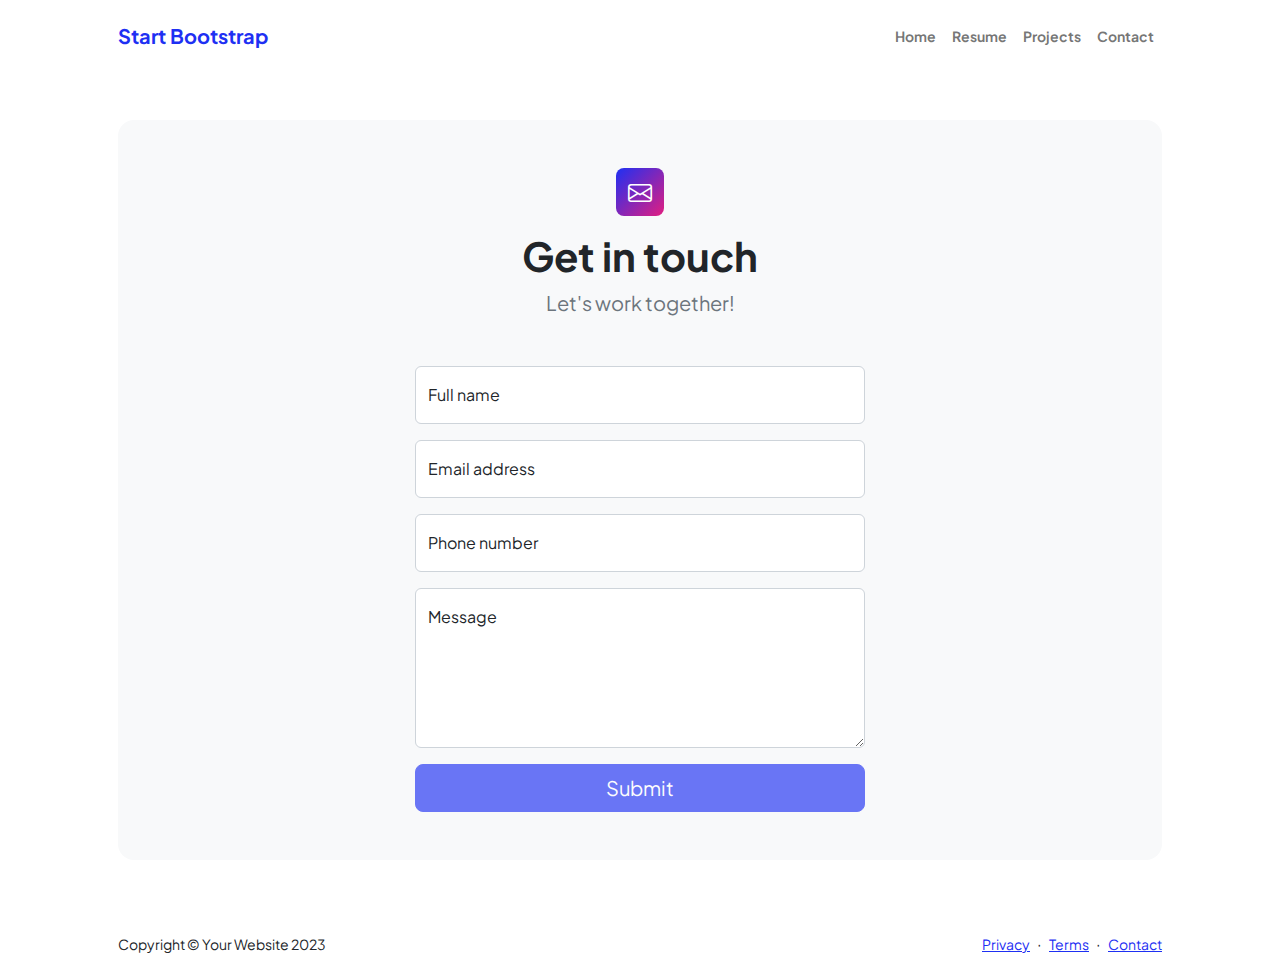
<file: contact.html>
<!DOCTYPE html>
<html lang="en">
    <head>
        <meta charset="utf-8" />
        <meta name="viewport" content="width=device-width, initial-scale=1, shrink-to-fit=no" />
        <meta name="description" content />
        <meta name="author" content />
        <title>Modern Business - Start Bootstrap Template</title>
        <!-- Favicon-->
        <link rel="icon" type="image/x-icon" href="assets/favicon.ico" />
        <!-- Custom Google font-->
        <link rel="preconnect" href="https://fonts.googleapis.com" />
        <link rel="preconnect" href="https://fonts.gstatic.com" crossorigin />
        <link href="https://fonts.googleapis.com/css2?family=Plus+Jakarta+Sans:wght@100;200;300;400;500;600;700;800;900&amp;display=swap" rel="stylesheet" />
        <!-- Bootstrap icons-->
        <link href="https://cdn.jsdelivr.net/npm/bootstrap-icons@1.8.1/font/bootstrap-icons.css" rel="stylesheet" />
        <!-- Core theme CSS (includes Bootstrap)-->
        <link href="css/styles.css" rel="stylesheet" />
    </head>
    <body class="d-flex flex-column">
        <main class="flex-shrink-0">
            <!-- Navigation-->
            <nav class="navbar navbar-expand-lg navbar-light bg-white py-3">
                <div class="container px-5">
                    <a class="navbar-brand" href="index.html"><span class="fw-bolder text-primary">Start Bootstrap</span></a>
                    <button class="navbar-toggler" type="button" data-bs-toggle="collapse" data-bs-target="#navbarSupportedContent" aria-controls="navbarSupportedContent" aria-expanded="false" aria-label="Toggle navigation"><span class="navbar-toggler-icon"></span></button>
                    <div class="collapse navbar-collapse" id="navbarSupportedContent">
                        <ul class="navbar-nav ms-auto mb-2 mb-lg-0 small fw-bolder">
                            <li class="nav-item"><a class="nav-link" href="index.html">Home</a></li>
                            <li class="nav-item"><a class="nav-link" href="resume.html">Resume</a></li>
                            <li class="nav-item"><a class="nav-link" href="projects.html">Projects</a></li>
                            <li class="nav-item"><a class="nav-link" href="contact.html">Contact</a></li>
                        </ul>
                    </div>
                </div>
            </nav>
            <!-- Page content-->
            <section class="py-5">
                <div class="container px-5">
                    <!-- Contact form-->
                    <div class="bg-light rounded-4 py-5 px-4 px-md-5">
                        <div class="text-center mb-5">
                            <div class="feature bg-primary bg-gradient-primary-to-secondary text-white rounded-3 mb-3"><i class="bi bi-envelope"></i></div>
                            <h1 class="fw-bolder">Get in touch</h1>
                            <p class="lead fw-normal text-muted mb-0">Let's work together!</p>
                        </div>
                        <div class="row gx-5 justify-content-center">
                            <div class="col-lg-8 col-xl-6">
                                <!-- * * * * * * * * * * * * * * *-->
                                <!-- * * SB Forms Contact Form * *-->
                                <!-- * * * * * * * * * * * * * * *-->
                                <!-- This form is pre-integrated with SB Forms.-->
                                <!-- To make this form functional, sign up at-->
                                <!-- https://startbootstrap.com/solution/contact-forms-->
                                <!-- to get an API token!-->
                                <form id="contactForm" data-sb-form-api-token="API_TOKEN">
                                    <!-- Name input-->
                                    <div class="form-floating mb-3">
                                        <input class="form-control" id="name" type="text" placeholder="Enter your name..." data-sb-validations="required" />
                                        <label for="name">Full name</label>
                                        <div class="invalid-feedback" data-sb-feedback="name:required">A name is required.</div>
                                    </div>
                                    <!-- Email address input-->
                                    <div class="form-floating mb-3">
                                        <input class="form-control" id="email" type="email" placeholder="name@example.com" data-sb-validations="required,email" />
                                        <label for="email">Email address</label>
                                        <div class="invalid-feedback" data-sb-feedback="email:required">An email is required.</div>
                                        <div class="invalid-feedback" data-sb-feedback="email:email">Email is not valid.</div>
                                    </div>
                                    <!-- Phone number input-->
                                    <div class="form-floating mb-3">
                                        <input class="form-control" id="phone" type="tel" placeholder="(123) 456-7890" data-sb-validations="required" />
                                        <label for="phone">Phone number</label>
                                        <div class="invalid-feedback" data-sb-feedback="phone:required">A phone number is required.</div>
                                    </div>
                                    <!-- Message input-->
                                    <div class="form-floating mb-3">
                                        <textarea class="form-control" id="message" type="text" placeholder="Enter your message here..." style="height: 10rem" data-sb-validations="required"></textarea>
                                        <label for="message">Message</label>
                                        <div class="invalid-feedback" data-sb-feedback="message:required">A message is required.</div>
                                    </div>
                                    <!-- Submit success message-->
                                    <!---->
                                    <!-- This is what your users will see when the form-->
                                    <!-- has successfully submitted-->
                                    <div class="d-none" id="submitSuccessMessage">
                                        <div class="text-center mb-3">
                                            <div class="fw-bolder">Form submission successful!</div>
                                            To activate this form, sign up at
                                            <br />
                                            <a href="https://startbootstrap.com/solution/contact-forms">https://startbootstrap.com/solution/contact-forms</a>
                                        </div>
                                    </div>
                                    <!-- Submit error message-->
                                    <!---->
                                    <!-- This is what your users will see when there is-->
                                    <!-- an error submitting the form-->
                                    <div class="d-none" id="submitErrorMessage"><div class="text-center text-danger mb-3">Error sending message!</div></div>
                                    <!-- Submit Button-->
                                    <div class="d-grid"><button class="btn btn-primary btn-lg disabled" id="submitButton" type="submit">Submit</button></div>
                                </form>
                            </div>
                        </div>
                    </div>
                </div>
            </section>
        </main>
        <!-- Footer-->
        <footer class="bg-white py-4 mt-auto">
            <div class="container px-5">
                <div class="row align-items-center justify-content-between flex-column flex-sm-row">
                    <div class="col-auto"><div class="small m-0">Copyright &copy; Your Website 2023</div></div>
                    <div class="col-auto">
                        <a class="small" href="#!">Privacy</a>
                        <span class="mx-1">&middot;</span>
                        <a class="small" href="#!">Terms</a>
                        <span class="mx-1">&middot;</span>
                        <a class="small" href="#!">Contact</a>
                    </div>
                </div>
            </div>
        </footer>
        <!-- Bootstrap core JS-->
        <script src="https://cdn.jsdelivr.net/npm/bootstrap@5.2.3/dist/js/bootstrap.bundle.min.js"></script>
        <!-- Core theme JS-->
        <script src="js/scripts.js"></script>
        <!-- * * * * * * * * * * * * * * * * * * * * * * * * * * * * * * * * * * * * * * * *-->
        <!-- * *                               SB Forms JS                               * *-->
        <!-- * * Activate your form at https://startbootstrap.com/solution/contact-forms * *-->
        <!-- * * * * * * * * * * * * * * * * * * * * * * * * * * * * * * * * * * * * * * * *-->
        <script src="https://cdn.startbootstrap.com/sb-forms-latest.js"></script>
    </body>
</html>
</file>
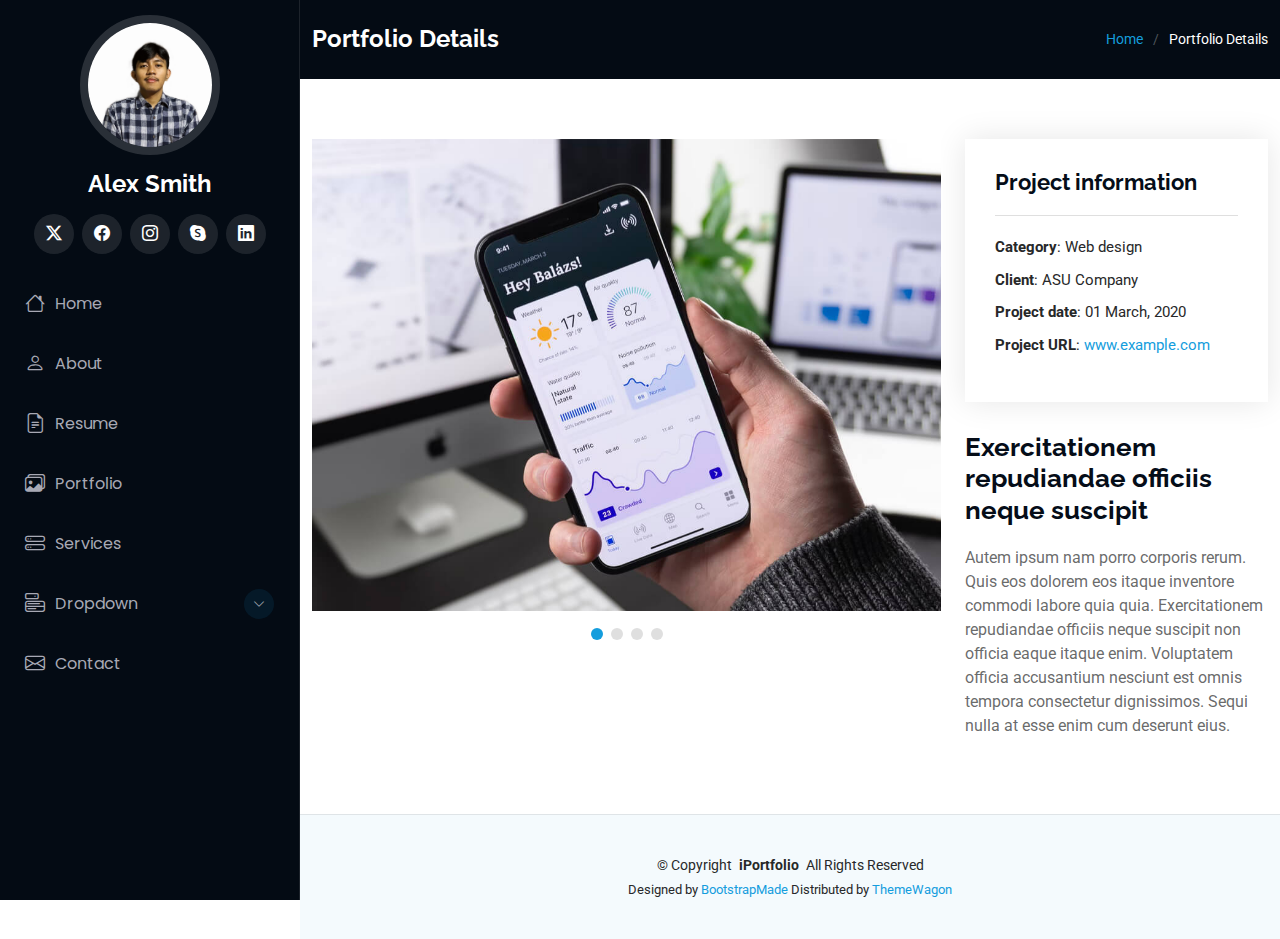
<file: portfolio-details.html>
<!DOCTYPE html>
<html lang="en">

<head>
  <meta charset="utf-8">
  <meta content="width=device-width, initial-scale=1.0" name="viewport">
  <title>Portfolio Details - iPortfolio Bootstrap Template</title>
  <meta content="" name="description">
  <meta content="" name="keywords">

  <!-- Favicons -->
  <link href="assets/img/favicon.png" rel="icon">
  <link href="assets/img/apple-touch-icon.png" rel="apple-touch-icon">

  <!-- Fonts -->
  <link href="https://fonts.googleapis.com" rel="preconnect">
  <link href="https://fonts.gstatic.com" rel="preconnect" crossorigin>
  <link href="https://fonts.googleapis.com/css2?family=Roboto:ital,wght@0,100;0,300;0,400;0,500;0,700;0,900;1,100;1,300;1,400;1,500;1,700;1,900&family=Poppins:ital,wght@0,100;0,200;0,300;0,400;0,500;0,600;0,700;0,800;0,900;1,100;1,200;1,300;1,400;1,500;1,600;1,700;1,800;1,900&family=Raleway:ital,wght@0,100;0,200;0,300;0,400;0,500;0,600;0,700;0,800;0,900;1,100;1,200;1,300;1,400;1,500;1,600;1,700;1,800;1,900&display=swap" rel="stylesheet">

  <!-- Vendor CSS Files -->
  <link href="assets/vendor/bootstrap/css/bootstrap.min.css" rel="stylesheet">
  <link href="assets/vendor/bootstrap-icons/bootstrap-icons.css" rel="stylesheet">
  <link href="assets/vendor/aos/aos.css" rel="stylesheet">
  <link href="assets/vendor/glightbox/css/glightbox.min.css" rel="stylesheet">
  <link href="assets/vendor/swiper/swiper-bundle.min.css" rel="stylesheet">

  <!-- Main CSS File -->
  <link href="assets/css/main.css" rel="stylesheet">

  <!-- =======================================================
  * Template Name: iPortfolio
  * Template URL: https://bootstrapmade.com/iportfolio-bootstrap-portfolio-websites-template/
  * Updated: Jun 29 2024 with Bootstrap v5.3.3
  * Author: BootstrapMade.com
  * License: https://bootstrapmade.com/license/
  ======================================================== -->
</head>

<body class="portfolio-details-page">

  <header id="header" class="header dark-background d-flex flex-column">
    <i class="header-toggle d-xl-none bi bi-list"></i>

    <div class="profile-img">
      <img src="assets/img/my-profile-img.jpg" alt="" class="img-fluid rounded-circle">
    </div>

    <a href="index.html" class="logo d-flex align-items-center justify-content-center">
      <!-- Uncomment the line below if you also wish to use an image logo -->
      <!-- <img src="assets/img/logo.png" alt=""> -->
      <h1 class="sitename">Alex Smith</h1>
    </a>

    <div class="social-links text-center">
      <a href="#" class="twitter"><i class="bi bi-twitter-x"></i></a>
      <a href="#" class="facebook"><i class="bi bi-facebook"></i></a>
      <a href="#" class="instagram"><i class="bi bi-instagram"></i></a>
      <a href="#" class="google-plus"><i class="bi bi-skype"></i></a>
      <a href="#" class="linkedin"><i class="bi bi-linkedin"></i></a>
    </div>

    <nav id="navmenu" class="navmenu">
      <ul>
        <li><a href="#hero"><i class="bi bi-house navicon"></i>Home</a></li>
        <li><a href="#about"><i class="bi bi-person navicon"></i> About</a></li>
        <li><a href="#resume"><i class="bi bi-file-earmark-text navicon"></i> Resume</a></li>
        <li><a href="#portfolio"><i class="bi bi-images navicon"></i> Portfolio</a></li>
        <li><a href="#services"><i class="bi bi-hdd-stack navicon"></i> Services</a></li>
        <li class="dropdown"><a href="#"><i class="bi bi-menu-button navicon"></i> <span>Dropdown</span> <i class="bi bi-chevron-down toggle-dropdown"></i></a>
          <ul>
            <li><a href="#">Dropdown 1</a></li>
            <li class="dropdown"><a href="#"><span>Deep Dropdown</span> <i class="bi bi-chevron-down toggle-dropdown"></i></a>
              <ul>
                <li><a href="#">Deep Dropdown 1</a></li>
                <li><a href="#">Deep Dropdown 2</a></li>
                <li><a href="#">Deep Dropdown 3</a></li>
                <li><a href="#">Deep Dropdown 4</a></li>
                <li><a href="#">Deep Dropdown 5</a></li>
              </ul>
            </li>
            <li><a href="#">Dropdown 2</a></li>
            <li><a href="#">Dropdown 3</a></li>
            <li><a href="#">Dropdown 4</a></li>
          </ul>
        </li>
        <li><a href="#contact"><i class="bi bi-envelope navicon"></i> Contact</a></li>
      </ul>
    </nav>

  </header>

  <main class="main">

    <!-- Page Title -->
    <div class="page-title dark-background">
      <div class="container d-lg-flex justify-content-between align-items-center">
        <h1 class="mb-2 mb-lg-0">Portfolio Details</h1>
        <nav class="breadcrumbs">
          <ol>
            <li><a href="index.html">Home</a></li>
            <li class="current">Portfolio Details</li>
          </ol>
        </nav>
      </div>
    </div><!-- End Page Title -->

    <!-- Portfolio Details Section -->
    <section id="portfolio-details" class="portfolio-details section">

      <div class="container" data-aos="fade-up" data-aos-delay="100">

        <div class="row gy-4">

          <div class="col-lg-8">
            <div class="portfolio-details-slider swiper init-swiper">

              <script type="application/json" class="swiper-config">
                {
                  "loop": true,
                  "speed": 600,
                  "autoplay": {
                    "delay": 5000
                  },
                  "slidesPerView": "auto",
                  "pagination": {
                    "el": ".swiper-pagination",
                    "type": "bullets",
                    "clickable": true
                  }
                }
              </script>

              <div class="swiper-wrapper align-items-center">

                <div class="swiper-slide">
                  <img src="assets/img/portfolio/app-1.jpg" alt="">
                </div>

                <div class="swiper-slide">
                  <img src="assets/img/portfolio/product-1.jpg" alt="">
                </div>

                <div class="swiper-slide">
                  <img src="assets/img/portfolio/branding-1.jpg" alt="">
                </div>

                <div class="swiper-slide">
                  <img src="assets/img/portfolio/books-1.jpg" alt="">
                </div>

              </div>
              <div class="swiper-pagination"></div>
            </div>
          </div>

          <div class="col-lg-4">
            <div class="portfolio-info" data-aos="fade-up" data-aos-delay="200">
              <h3>Project information</h3>
              <ul>
                <li><strong>Category</strong>: Web design</li>
                <li><strong>Client</strong>: ASU Company</li>
                <li><strong>Project date</strong>: 01 March, 2020</li>
                <li><strong>Project URL</strong>: <a href="#">www.example.com</a></li>
              </ul>
            </div>
            <div class="portfolio-description" data-aos="fade-up" data-aos-delay="300">
              <h2>Exercitationem repudiandae officiis neque suscipit</h2>
              <p>
                Autem ipsum nam porro corporis rerum. Quis eos dolorem eos itaque inventore commodi labore quia quia. Exercitationem repudiandae officiis neque suscipit non officia eaque itaque enim. Voluptatem officia accusantium nesciunt est omnis tempora consectetur dignissimos. Sequi nulla at esse enim cum deserunt eius.
              </p>
            </div>
          </div>

        </div>

      </div>

    </section><!-- /Portfolio Details Section -->

  </main>

  <footer id="footer" class="footer position-relative light-background">

    <div class="container">
      <div class="copyright text-center ">
        <p>© <span>Copyright</span> <strong class="px-1 sitename">iPortfolio</strong> <span>All Rights Reserved</span></p>
      </div>
      <div class="credits">
        <!-- All the links in the footer should remain intact. -->
        <!-- You can delete the links only if you've purchased the pro version. -->
        <!-- Licensing information: https://bootstrapmade.com/license/ -->
        <!-- Purchase the pro version with working PHP/AJAX contact form: [buy-url] -->
        Designed by <a href="https://bootstrapmade.com/">BootstrapMade</a> Distributed by <a href="https://themewagon.com">ThemeWagon</a>
      </div>
    </div>

  </footer>

  <!-- Scroll Top -->
  <a href="#" id="scroll-top" class="scroll-top d-flex align-items-center justify-content-center"><i class="bi bi-arrow-up-short"></i></a>

  <!-- Preloader -->
  <div id="preloader"></div>

  <!-- Vendor JS Files -->
  <script src="assets/vendor/bootstrap/js/bootstrap.bundle.min.js"></script>
  <script src="assets/vendor/php-email-form/validate.js"></script>
  <script src="assets/vendor/aos/aos.js"></script>
  <script src="assets/vendor/typed.js/typed.umd.js"></script>
  <script src="assets/vendor/purecounter/purecounter_vanilla.js"></script>
  <script src="assets/vendor/waypoints/noframework.waypoints.js"></script>
  <script src="assets/vendor/glightbox/js/glightbox.min.js"></script>
  <script src="assets/vendor/imagesloaded/imagesloaded.pkgd.min.js"></script>
  <script src="assets/vendor/isotope-layout/isotope.pkgd.min.js"></script>
  <script src="assets/vendor/swiper/swiper-bundle.min.js"></script>

  <!-- Main JS File -->
  <script src="assets/js/main.js"></script>

</body>

</html>
</file>
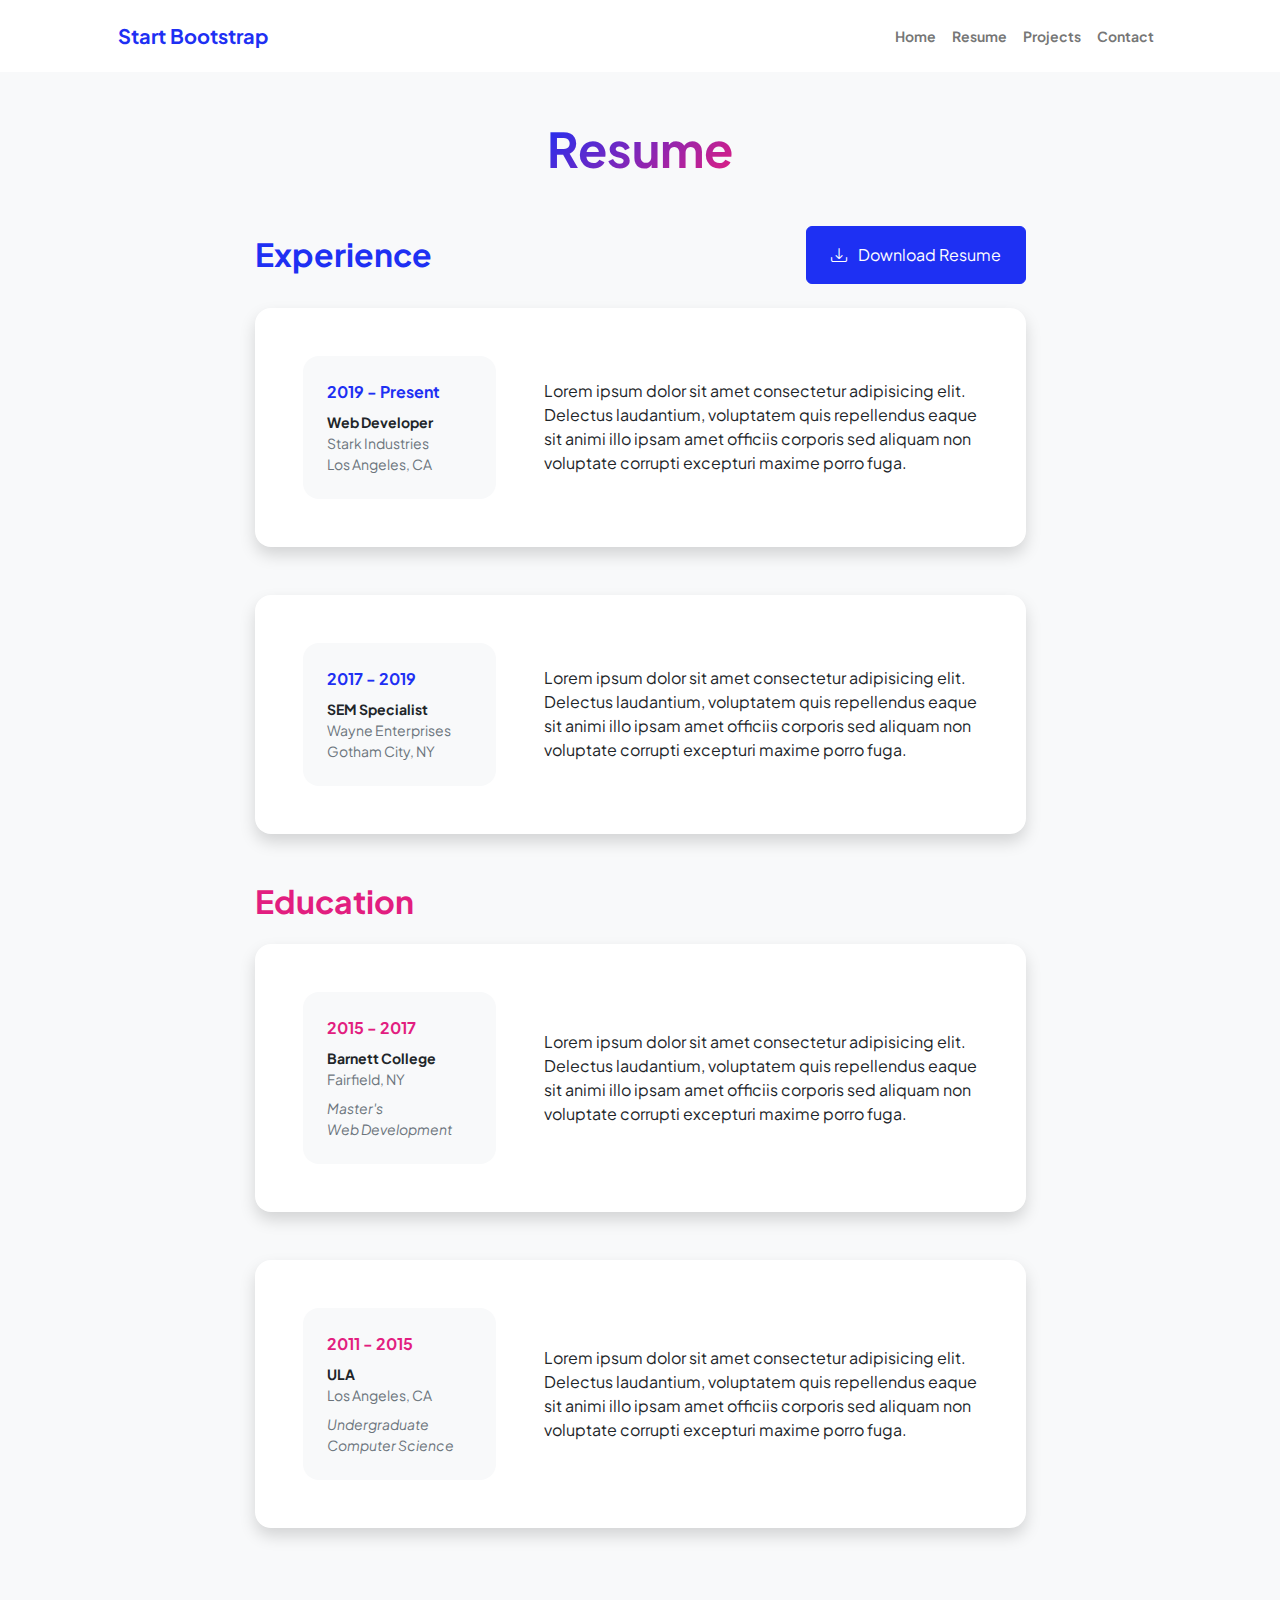
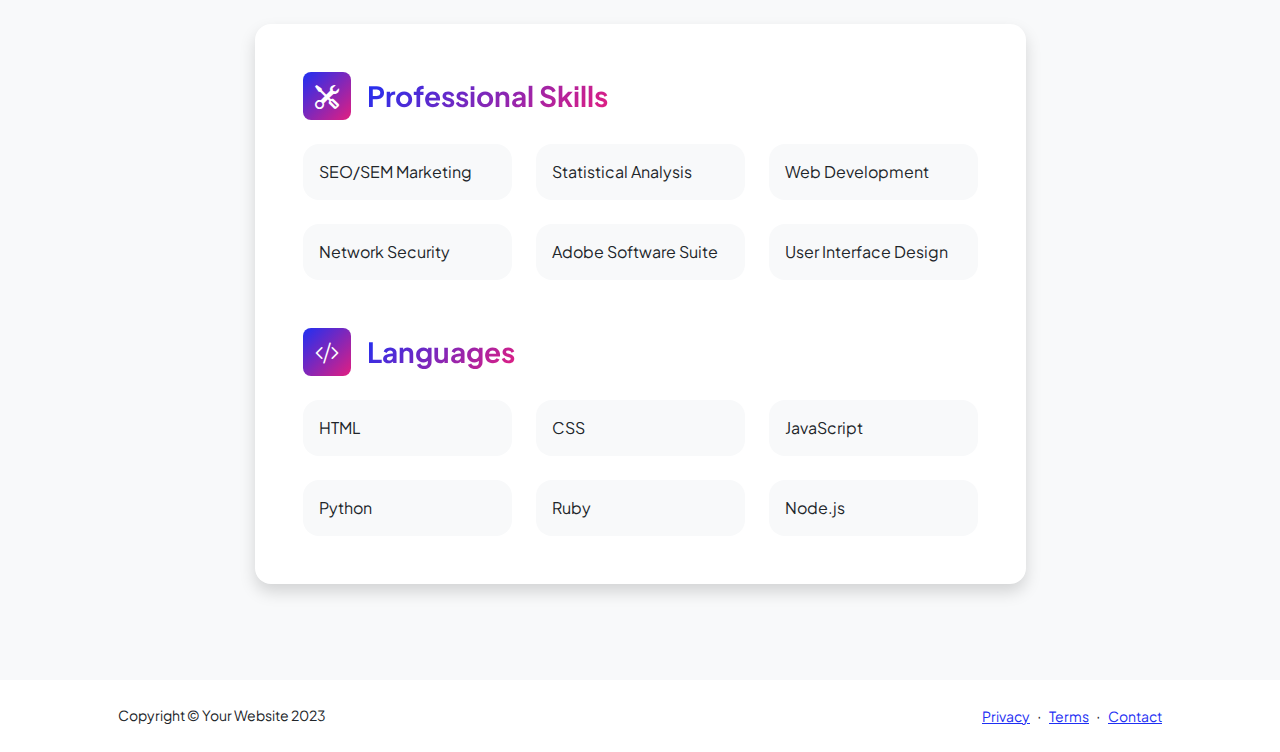
<file: resume.html>
<!DOCTYPE html>
<html lang="en">
    <head>
        <meta charset="utf-8" />
        <meta name="viewport" content="width=device-width, initial-scale=1, shrink-to-fit=no" />
        <meta name="description" content="" />
        <meta name="author" content="" />
        <title>Personal - Start Bootstrap Template</title>
        <!-- Favicon-->
        <link rel="icon" type="image/x-icon" href="assets/favicon.ico" />
        <!-- Custom Google font-->
        <link rel="preconnect" href="https://fonts.googleapis.com" />
        <link rel="preconnect" href="https://fonts.gstatic.com" crossorigin />
        <link href="https://fonts.googleapis.com/css2?family=Plus+Jakarta+Sans:wght@100;200;300;400;500;600;700;800;900&amp;display=swap" rel="stylesheet" />
        <!-- Bootstrap icons-->
        <link href="https://cdn.jsdelivr.net/npm/bootstrap-icons@1.8.1/font/bootstrap-icons.css" rel="stylesheet" />
        <!-- Core theme CSS (includes Bootstrap)-->
        <link href="css/styles.css" rel="stylesheet" />
    </head>
    <body class="d-flex flex-column h-100 bg-light">
        <main class="flex-shrink-0">
            <!-- Navigation-->
            <nav class="navbar navbar-expand-lg navbar-light bg-white py-3">
                <div class="container px-5">
                    <a class="navbar-brand" href="index.html"><span class="fw-bolder text-primary">Start Bootstrap</span></a>
                    <button class="navbar-toggler" type="button" data-bs-toggle="collapse" data-bs-target="#navbarSupportedContent" aria-controls="navbarSupportedContent" aria-expanded="false" aria-label="Toggle navigation"><span class="navbar-toggler-icon"></span></button>
                    <div class="collapse navbar-collapse" id="navbarSupportedContent">
                        <ul class="navbar-nav ms-auto mb-2 mb-lg-0 small fw-bolder">
                            <li class="nav-item"><a class="nav-link" href="index.html">Home</a></li>
                            <li class="nav-item"><a class="nav-link" href="resume.html">Resume</a></li>
                            <li class="nav-item"><a class="nav-link" href="projects.html">Projects</a></li>
                            <li class="nav-item"><a class="nav-link" href="contact.html">Contact</a></li>
                        </ul>
                    </div>
                </div>
            </nav>
            <!-- Page Content-->
            <div class="container px-5 my-5">
                <div class="text-center mb-5">
                    <h1 class="display-5 fw-bolder mb-0"><span class="text-gradient d-inline">Resume</span></h1>
                </div>
                <div class="row gx-5 justify-content-center">
                    <div class="col-lg-11 col-xl-9 col-xxl-8">
                        <!-- Experience Section-->
                        <section>
                            <div class="d-flex align-items-center justify-content-between mb-4">
                                <h2 class="text-primary fw-bolder mb-0">Experience</h2>
                                <!-- Download resume button-->
                                <!-- Note: Set the link href target to a PDF file within your project-->
                                <a class="btn btn-primary px-4 py-3" href="#!">
                                    <div class="d-inline-block bi bi-download me-2"></div>
                                    Download Resume
                                </a>
                            </div>
                            <!-- Experience Card 1-->
                            <div class="card shadow border-0 rounded-4 mb-5">
                                <div class="card-body p-5">
                                    <div class="row align-items-center gx-5">
                                        <div class="col text-center text-lg-start mb-4 mb-lg-0">
                                            <div class="bg-light p-4 rounded-4">
                                                <div class="text-primary fw-bolder mb-2">2019 - Present</div>
                                                <div class="small fw-bolder">Web Developer</div>
                                                <div class="small text-muted">Stark Industries</div>
                                                <div class="small text-muted">Los Angeles, CA</div>
                                            </div>
                                        </div>
                                        <div class="col-lg-8"><div>Lorem ipsum dolor sit amet consectetur adipisicing elit. Delectus laudantium, voluptatem quis repellendus eaque sit animi illo ipsam amet officiis corporis sed aliquam non voluptate corrupti excepturi maxime porro fuga.</div></div>
                                    </div>
                                </div>
                            </div>
                            <!-- Experience Card 2-->
                            <div class="card shadow border-0 rounded-4 mb-5">
                                <div class="card-body p-5">
                                    <div class="row align-items-center gx-5">
                                        <div class="col text-center text-lg-start mb-4 mb-lg-0">
                                            <div class="bg-light p-4 rounded-4">
                                                <div class="text-primary fw-bolder mb-2">2017 - 2019</div>
                                                <div class="small fw-bolder">SEM Specialist</div>
                                                <div class="small text-muted">Wayne Enterprises</div>
                                                <div class="small text-muted">Gotham City, NY</div>
                                            </div>
                                        </div>
                                        <div class="col-lg-8"><div>Lorem ipsum dolor sit amet consectetur adipisicing elit. Delectus laudantium, voluptatem quis repellendus eaque sit animi illo ipsam amet officiis corporis sed aliquam non voluptate corrupti excepturi maxime porro fuga.</div></div>
                                    </div>
                                </div>
                            </div>
                        </section>
                        <!-- Education Section-->
                        <section>
                            <h2 class="text-secondary fw-bolder mb-4">Education</h2>
                            <!-- Education Card 1-->
                            <div class="card shadow border-0 rounded-4 mb-5">
                                <div class="card-body p-5">
                                    <div class="row align-items-center gx-5">
                                        <div class="col text-center text-lg-start mb-4 mb-lg-0">
                                            <div class="bg-light p-4 rounded-4">
                                                <div class="text-secondary fw-bolder mb-2">2015 - 2017</div>
                                                <div class="mb-2">
                                                    <div class="small fw-bolder">Barnett College</div>
                                                    <div class="small text-muted">Fairfield, NY</div>
                                                </div>
                                                <div class="fst-italic">
                                                    <div class="small text-muted">Master's</div>
                                                    <div class="small text-muted">Web Development</div>
                                                </div>
                                            </div>
                                        </div>
                                        <div class="col-lg-8"><div>Lorem ipsum dolor sit amet consectetur adipisicing elit. Delectus laudantium, voluptatem quis repellendus eaque sit animi illo ipsam amet officiis corporis sed aliquam non voluptate corrupti excepturi maxime porro fuga.</div></div>
                                    </div>
                                </div>
                            </div>
                            <!-- Education Card 2-->
                            <div class="card shadow border-0 rounded-4 mb-5">
                                <div class="card-body p-5">
                                    <div class="row align-items-center gx-5">
                                        <div class="col text-center text-lg-start mb-4 mb-lg-0">
                                            <div class="bg-light p-4 rounded-4">
                                                <div class="text-secondary fw-bolder mb-2">2011 - 2015</div>
                                                <div class="mb-2">
                                                    <div class="small fw-bolder">ULA</div>
                                                    <div class="small text-muted">Los Angeles, CA</div>
                                                </div>
                                                <div class="fst-italic">
                                                    <div class="small text-muted">Undergraduate</div>
                                                    <div class="small text-muted">Computer Science</div>
                                                </div>
                                            </div>
                                        </div>
                                        <div class="col-lg-8"><div>Lorem ipsum dolor sit amet consectetur adipisicing elit. Delectus laudantium, voluptatem quis repellendus eaque sit animi illo ipsam amet officiis corporis sed aliquam non voluptate corrupti excepturi maxime porro fuga.</div></div>
                                    </div>
                                </div>
                            </div>
                        </section>
                        <!-- Divider-->
                        <div class="pb-5"></div>
                        <!-- Skills Section-->
                        <section>
                            <!-- Skillset Card-->
                            <div class="card shadow border-0 rounded-4 mb-5">
                                <div class="card-body p-5">
                                    <!-- Professional skills list-->
                                    <div class="mb-5">
                                        <div class="d-flex align-items-center mb-4">
                                            <div class="feature bg-primary bg-gradient-primary-to-secondary text-white rounded-3 me-3"><i class="bi bi-tools"></i></div>
                                            <h3 class="fw-bolder mb-0"><span class="text-gradient d-inline">Professional Skills</span></h3>
                                        </div>
                                        <div class="row row-cols-1 row-cols-md-3 mb-4">
                                            <div class="col mb-4 mb-md-0"><div class="d-flex align-items-center bg-light rounded-4 p-3 h-100">SEO/SEM Marketing</div></div>
                                            <div class="col mb-4 mb-md-0"><div class="d-flex align-items-center bg-light rounded-4 p-3 h-100">Statistical Analysis</div></div>
                                            <div class="col"><div class="d-flex align-items-center bg-light rounded-4 p-3 h-100">Web Development</div></div>
                                        </div>
                                        <div class="row row-cols-1 row-cols-md-3">
                                            <div class="col mb-4 mb-md-0"><div class="d-flex align-items-center bg-light rounded-4 p-3 h-100">Network Security</div></div>
                                            <div class="col mb-4 mb-md-0"><div class="d-flex align-items-center bg-light rounded-4 p-3 h-100">Adobe Software Suite</div></div>
                                            <div class="col"><div class="d-flex align-items-center bg-light rounded-4 p-3 h-100">User Interface Design</div></div>
                                        </div>
                                    </div>
                                    <!-- Languages list-->
                                    <div class="mb-0">
                                        <div class="d-flex align-items-center mb-4">
                                            <div class="feature bg-primary bg-gradient-primary-to-secondary text-white rounded-3 me-3"><i class="bi bi-code-slash"></i></div>
                                            <h3 class="fw-bolder mb-0"><span class="text-gradient d-inline">Languages</span></h3>
                                        </div>
                                        <div class="row row-cols-1 row-cols-md-3 mb-4">
                                            <div class="col mb-4 mb-md-0"><div class="d-flex align-items-center bg-light rounded-4 p-3 h-100">HTML</div></div>
                                            <div class="col mb-4 mb-md-0"><div class="d-flex align-items-center bg-light rounded-4 p-3 h-100">CSS</div></div>
                                            <div class="col"><div class="d-flex align-items-center bg-light rounded-4 p-3 h-100">JavaScript</div></div>
                                        </div>
                                        <div class="row row-cols-1 row-cols-md-3">
                                            <div class="col mb-4 mb-md-0"><div class="d-flex align-items-center bg-light rounded-4 p-3 h-100">Python</div></div>
                                            <div class="col mb-4 mb-md-0"><div class="d-flex align-items-center bg-light rounded-4 p-3 h-100">Ruby</div></div>
                                            <div class="col"><div class="d-flex align-items-center bg-light rounded-4 p-3 h-100">Node.js</div></div>
                                        </div>
                                    </div>
                                </div>
                            </div>
                        </section>
                    </div>
                </div>
            </div>
        </main>
        <!-- Footer-->
        <footer class="bg-white py-4 mt-auto">
            <div class="container px-5">
                <div class="row align-items-center justify-content-between flex-column flex-sm-row">
                    <div class="col-auto"><div class="small m-0">Copyright &copy; Your Website 2023</div></div>
                    <div class="col-auto">
                        <a class="small" href="#!">Privacy</a>
                        <span class="mx-1">&middot;</span>
                        <a class="small" href="#!">Terms</a>
                        <span class="mx-1">&middot;</span>
                        <a class="small" href="#!">Contact</a>
                    </div>
                </div>
            </div>
        </footer>
        <!-- Bootstrap core JS-->
        <script src="https://cdn.jsdelivr.net/npm/bootstrap@5.2.3/dist/js/bootstrap.bundle.min.js"></script>
        <!-- Core theme JS-->
        <script src="js/scripts.js"></script>
    </body>
</html>
</file>
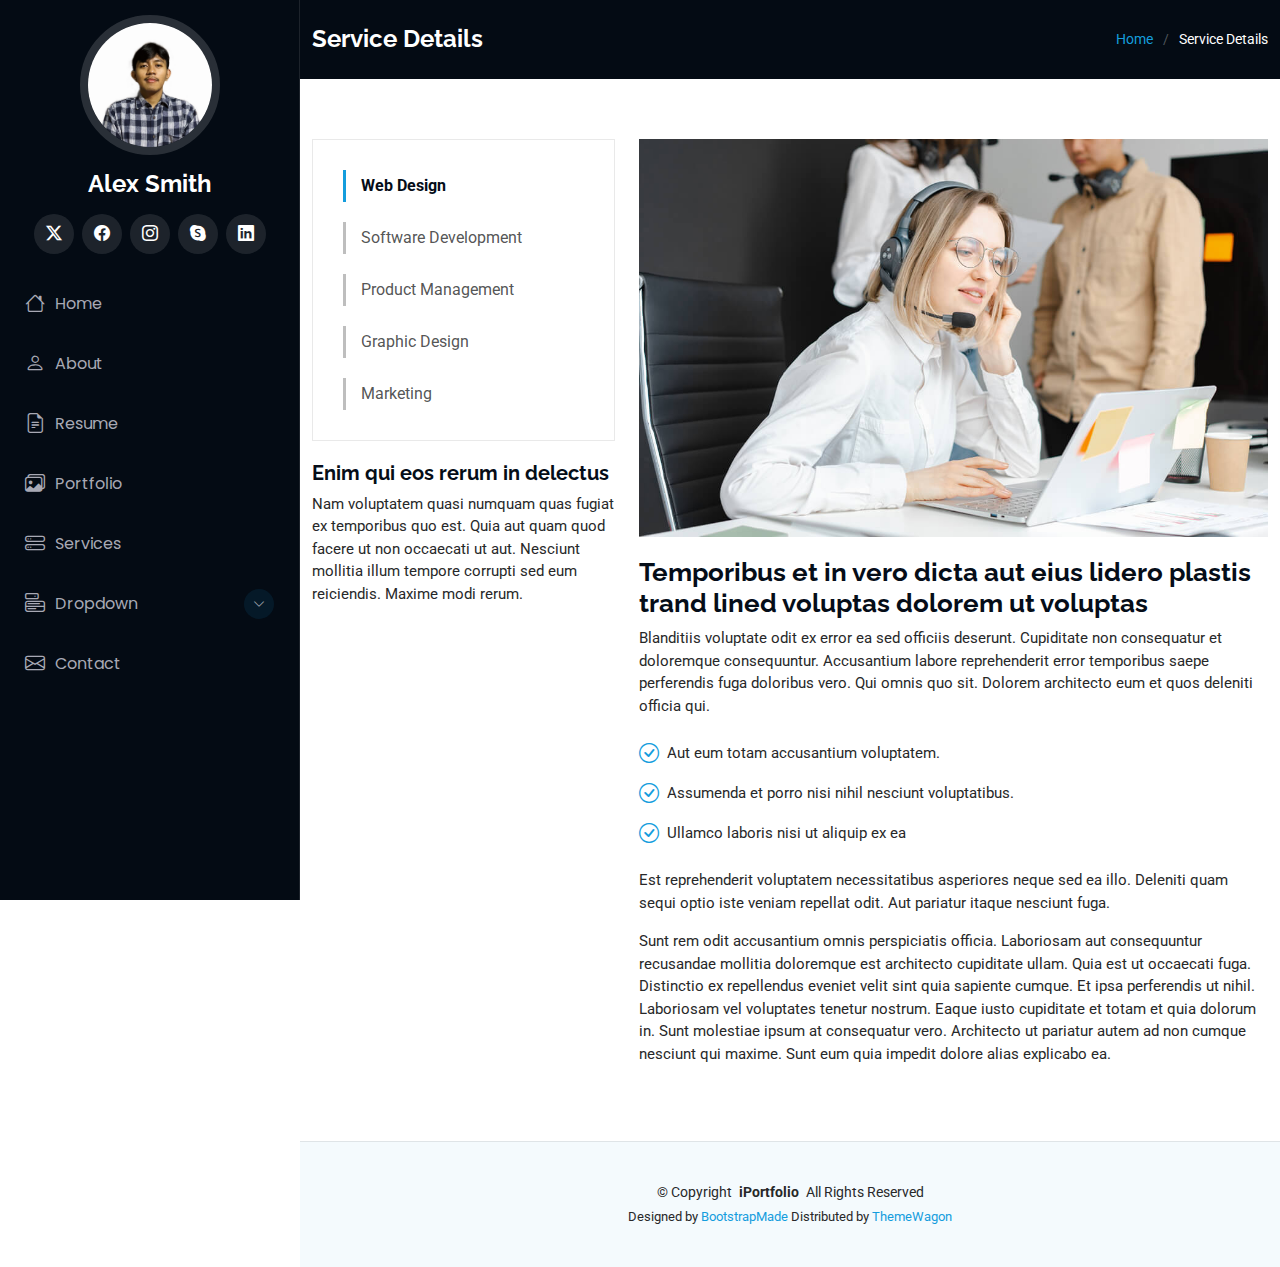
<file: service-details.html>
<!DOCTYPE html>
<html lang="en">

<head>
  <meta charset="utf-8">
  <meta content="width=device-width, initial-scale=1.0" name="viewport">
  <title>Service Details - iPortfolio Bootstrap Template</title>
  <meta content="" name="description">
  <meta content="" name="keywords">

  <!-- Favicons -->
  <link href="assets/img/favicon.png" rel="icon">
  <link href="assets/img/apple-touch-icon.png" rel="apple-touch-icon">

  <!-- Fonts -->
  <link href="https://fonts.googleapis.com" rel="preconnect">
  <link href="https://fonts.gstatic.com" rel="preconnect" crossorigin>
  <link href="https://fonts.googleapis.com/css2?family=Roboto:ital,wght@0,100;0,300;0,400;0,500;0,700;0,900;1,100;1,300;1,400;1,500;1,700;1,900&family=Poppins:ital,wght@0,100;0,200;0,300;0,400;0,500;0,600;0,700;0,800;0,900;1,100;1,200;1,300;1,400;1,500;1,600;1,700;1,800;1,900&family=Raleway:ital,wght@0,100;0,200;0,300;0,400;0,500;0,600;0,700;0,800;0,900;1,100;1,200;1,300;1,400;1,500;1,600;1,700;1,800;1,900&display=swap" rel="stylesheet">

  <!-- Vendor CSS Files -->
  <link href="assets/vendor/bootstrap/css/bootstrap.min.css" rel="stylesheet">
  <link href="assets/vendor/bootstrap-icons/bootstrap-icons.css" rel="stylesheet">
  <link href="assets/vendor/aos/aos.css" rel="stylesheet">
  <link href="assets/vendor/glightbox/css/glightbox.min.css" rel="stylesheet">
  <link href="assets/vendor/swiper/swiper-bundle.min.css" rel="stylesheet">

  <!-- Main CSS File -->
  <link href="assets/css/main.css" rel="stylesheet">

  <!-- =======================================================
  * Template Name: iPortfolio
  * Template URL: https://bootstrapmade.com/iportfolio-bootstrap-portfolio-websites-template/
  * Updated: Jun 29 2024 with Bootstrap v5.3.3
  * Author: BootstrapMade.com
  * License: https://bootstrapmade.com/license/
  ======================================================== -->
</head>

<body class="service-details-page">

  <header id="header" class="header dark-background d-flex flex-column">
    <i class="header-toggle d-xl-none bi bi-list"></i>

    <div class="profile-img">
      <img src="assets/img/my-profile-img.jpg" alt="" class="img-fluid rounded-circle">
    </div>

    <a href="index.html" class="logo d-flex align-items-center justify-content-center">
      <!-- Uncomment the line below if you also wish to use an image logo -->
      <!-- <img src="assets/img/logo.png" alt=""> -->
      <h1 class="sitename">Alex Smith</h1>
    </a>

    <div class="social-links text-center">
      <a href="#" class="twitter"><i class="bi bi-twitter-x"></i></a>
      <a href="#" class="facebook"><i class="bi bi-facebook"></i></a>
      <a href="#" class="instagram"><i class="bi bi-instagram"></i></a>
      <a href="#" class="google-plus"><i class="bi bi-skype"></i></a>
      <a href="#" class="linkedin"><i class="bi bi-linkedin"></i></a>
    </div>

    <nav id="navmenu" class="navmenu">
      <ul>
        <li><a href="#hero"><i class="bi bi-house navicon"></i>Home</a></li>
        <li><a href="#about"><i class="bi bi-person navicon"></i> About</a></li>
        <li><a href="#resume"><i class="bi bi-file-earmark-text navicon"></i> Resume</a></li>
        <li><a href="#portfolio"><i class="bi bi-images navicon"></i> Portfolio</a></li>
        <li><a href="#services"><i class="bi bi-hdd-stack navicon"></i> Services</a></li>
        <li class="dropdown"><a href="#"><i class="bi bi-menu-button navicon"></i> <span>Dropdown</span> <i class="bi bi-chevron-down toggle-dropdown"></i></a>
          <ul>
            <li><a href="#">Dropdown 1</a></li>
            <li class="dropdown"><a href="#"><span>Deep Dropdown</span> <i class="bi bi-chevron-down toggle-dropdown"></i></a>
              <ul>
                <li><a href="#">Deep Dropdown 1</a></li>
                <li><a href="#">Deep Dropdown 2</a></li>
                <li><a href="#">Deep Dropdown 3</a></li>
                <li><a href="#">Deep Dropdown 4</a></li>
                <li><a href="#">Deep Dropdown 5</a></li>
              </ul>
            </li>
            <li><a href="#">Dropdown 2</a></li>
            <li><a href="#">Dropdown 3</a></li>
            <li><a href="#">Dropdown 4</a></li>
          </ul>
        </li>
        <li><a href="#contact"><i class="bi bi-envelope navicon"></i> Contact</a></li>
      </ul>
    </nav>

  </header>

  <main class="main">

    <!-- Page Title -->
    <div class="page-title dark-background">
      <div class="container d-lg-flex justify-content-between align-items-center">
        <h1 class="mb-2 mb-lg-0">Service Details</h1>
        <nav class="breadcrumbs">
          <ol>
            <li><a href="index.html">Home</a></li>
            <li class="current">Service Details</li>
          </ol>
        </nav>
      </div>
    </div><!-- End Page Title -->

    <!-- Service Details Section -->
    <section id="service-details" class="service-details section">

      <div class="container">

        <div class="row gy-4">

          <div class="col-lg-4" data-aos="fade-up" data-aos-delay="100">
            <div class="services-list">
              <a href="#" class="active">Web Design</a>
              <a href="#">Software Development</a>
              <a href="#">Product Management</a>
              <a href="#">Graphic Design</a>
              <a href="#">Marketing</a>
            </div>

            <h4>Enim qui eos rerum in delectus</h4>
            <p>Nam voluptatem quasi numquam quas fugiat ex temporibus quo est. Quia aut quam quod facere ut non occaecati ut aut. Nesciunt mollitia illum tempore corrupti sed eum reiciendis. Maxime modi rerum.</p>
          </div>

          <div class="col-lg-8" data-aos="fade-up" data-aos-delay="200">
            <img src="assets/img/services.jpg" alt="" class="img-fluid services-img">
            <h3>Temporibus et in vero dicta aut eius lidero plastis trand lined voluptas dolorem ut voluptas</h3>
            <p>
              Blanditiis voluptate odit ex error ea sed officiis deserunt. Cupiditate non consequatur et doloremque consequuntur. Accusantium labore reprehenderit error temporibus saepe perferendis fuga doloribus vero. Qui omnis quo sit. Dolorem architecto eum et quos deleniti officia qui.
            </p>
            <ul>
              <li><i class="bi bi-check-circle"></i> <span>Aut eum totam accusantium voluptatem.</span></li>
              <li><i class="bi bi-check-circle"></i> <span>Assumenda et porro nisi nihil nesciunt voluptatibus.</span></li>
              <li><i class="bi bi-check-circle"></i> <span>Ullamco laboris nisi ut aliquip ex ea</span></li>
            </ul>
            <p>
              Est reprehenderit voluptatem necessitatibus asperiores neque sed ea illo. Deleniti quam sequi optio iste veniam repellat odit. Aut pariatur itaque nesciunt fuga.
            </p>
            <p>
              Sunt rem odit accusantium omnis perspiciatis officia. Laboriosam aut consequuntur recusandae mollitia doloremque est architecto cupiditate ullam. Quia est ut occaecati fuga. Distinctio ex repellendus eveniet velit sint quia sapiente cumque. Et ipsa perferendis ut nihil. Laboriosam vel voluptates tenetur nostrum. Eaque iusto cupiditate et totam et quia dolorum in. Sunt molestiae ipsum at consequatur vero. Architecto ut pariatur autem ad non cumque nesciunt qui maxime. Sunt eum quia impedit dolore alias explicabo ea.
            </p>
          </div>

        </div>

      </div>

    </section><!-- /Service Details Section -->

  </main>

  <footer id="footer" class="footer position-relative light-background">

    <div class="container">
      <div class="copyright text-center ">
        <p>© <span>Copyright</span> <strong class="px-1 sitename">iPortfolio</strong> <span>All Rights Reserved</span></p>
      </div>
      <div class="credits">
        <!-- All the links in the footer should remain intact. -->
        <!-- You can delete the links only if you've purchased the pro version. -->
        <!-- Licensing information: https://bootstrapmade.com/license/ -->
        <!-- Purchase the pro version with working PHP/AJAX contact form: [buy-url] -->
        Designed by <a href="https://bootstrapmade.com/">BootstrapMade</a> Distributed by <a href="https://themewagon.com">ThemeWagon</a>
      </div>
    </div>

  </footer>

  <!-- Scroll Top -->
  <a href="#" id="scroll-top" class="scroll-top d-flex align-items-center justify-content-center"><i class="bi bi-arrow-up-short"></i></a>

  <!-- Preloader -->
  <div id="preloader"></div>

  <!-- Vendor JS Files -->
  <script src="assets/vendor/bootstrap/js/bootstrap.bundle.min.js"></script>
  <script src="assets/vendor/php-email-form/validate.js"></script>
  <script src="assets/vendor/aos/aos.js"></script>
  <script src="assets/vendor/typed.js/typed.umd.js"></script>
  <script src="assets/vendor/purecounter/purecounter_vanilla.js"></script>
  <script src="assets/vendor/waypoints/noframework.waypoints.js"></script>
  <script src="assets/vendor/glightbox/js/glightbox.min.js"></script>
  <script src="assets/vendor/imagesloaded/imagesloaded.pkgd.min.js"></script>
  <script src="assets/vendor/isotope-layout/isotope.pkgd.min.js"></script>
  <script src="assets/vendor/swiper/swiper-bundle.min.js"></script>

  <!-- Main JS File -->
  <script src="assets/js/main.js"></script>

</body>

</html>
</file>
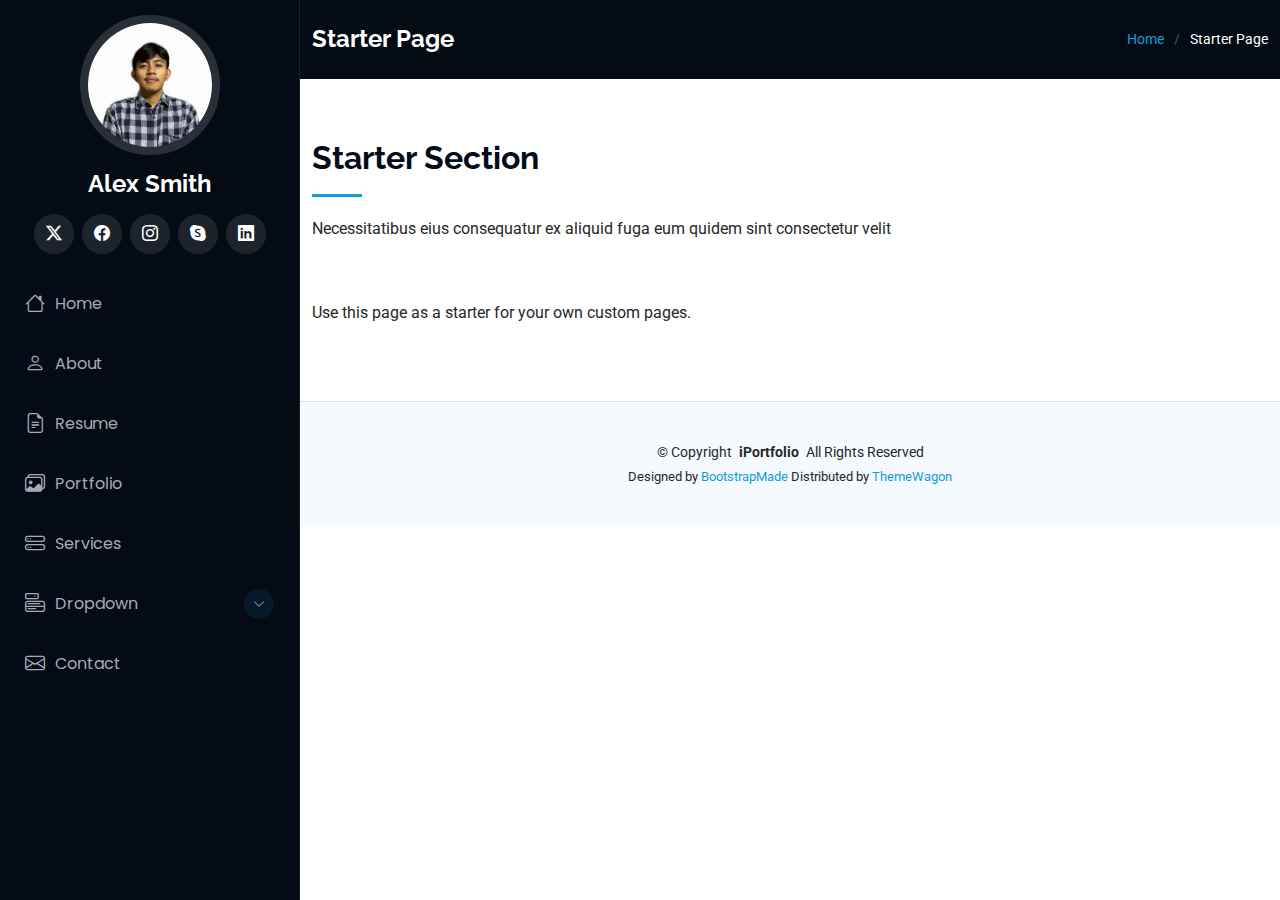
<file: starter-page.html>
<!DOCTYPE html>
<html lang="en">

<head>
  <meta charset="utf-8">
  <meta content="width=device-width, initial-scale=1.0" name="viewport">
  <title>Starter Page - iPortfolio Bootstrap Template</title>
  <meta content="" name="description">
  <meta content="" name="keywords">

  <!-- Favicons -->
  <link href="assets/img/favicon.png" rel="icon">
  <link href="assets/img/apple-touch-icon.png" rel="apple-touch-icon">

  <!-- Fonts -->
  <link href="https://fonts.googleapis.com" rel="preconnect">
  <link href="https://fonts.gstatic.com" rel="preconnect" crossorigin>
  <link href="https://fonts.googleapis.com/css2?family=Roboto:ital,wght@0,100;0,300;0,400;0,500;0,700;0,900;1,100;1,300;1,400;1,500;1,700;1,900&family=Poppins:ital,wght@0,100;0,200;0,300;0,400;0,500;0,600;0,700;0,800;0,900;1,100;1,200;1,300;1,400;1,500;1,600;1,700;1,800;1,900&family=Raleway:ital,wght@0,100;0,200;0,300;0,400;0,500;0,600;0,700;0,800;0,900;1,100;1,200;1,300;1,400;1,500;1,600;1,700;1,800;1,900&display=swap" rel="stylesheet">

  <!-- Vendor CSS Files -->
  <link href="assets/vendor/bootstrap/css/bootstrap.min.css" rel="stylesheet">
  <link href="assets/vendor/bootstrap-icons/bootstrap-icons.css" rel="stylesheet">
  <link href="assets/vendor/aos/aos.css" rel="stylesheet">
  <link href="assets/vendor/glightbox/css/glightbox.min.css" rel="stylesheet">
  <link href="assets/vendor/swiper/swiper-bundle.min.css" rel="stylesheet">

  <!-- Main CSS File -->
  <link href="assets/css/main.css" rel="stylesheet">

  <!-- =======================================================
  * Template Name: iPortfolio
  * Template URL: https://bootstrapmade.com/iportfolio-bootstrap-portfolio-websites-template/
  * Updated: Jun 29 2024 with Bootstrap v5.3.3
  * Author: BootstrapMade.com
  * License: https://bootstrapmade.com/license/
  ======================================================== -->
</head>

<body class="starter-page-page">

  <header id="header" class="header dark-background d-flex flex-column">
    <i class="header-toggle d-xl-none bi bi-list"></i>

    <div class="profile-img">
      <img src="assets/img/my-profile-img.jpg" alt="" class="img-fluid rounded-circle">
    </div>

    <a href="index.html" class="logo d-flex align-items-center justify-content-center">
      <!-- Uncomment the line below if you also wish to use an image logo -->
      <!-- <img src="assets/img/logo.png" alt=""> -->
      <h1 class="sitename">Alex Smith</h1>
    </a>

    <div class="social-links text-center">
      <a href="#" class="twitter"><i class="bi bi-twitter-x"></i></a>
      <a href="#" class="facebook"><i class="bi bi-facebook"></i></a>
      <a href="#" class="instagram"><i class="bi bi-instagram"></i></a>
      <a href="#" class="google-plus"><i class="bi bi-skype"></i></a>
      <a href="#" class="linkedin"><i class="bi bi-linkedin"></i></a>
    </div>

    <nav id="navmenu" class="navmenu">
      <ul>
        <li><a href="#hero"><i class="bi bi-house navicon"></i>Home</a></li>
        <li><a href="#about"><i class="bi bi-person navicon"></i> About</a></li>
        <li><a href="#resume"><i class="bi bi-file-earmark-text navicon"></i> Resume</a></li>
        <li><a href="#portfolio"><i class="bi bi-images navicon"></i> Portfolio</a></li>
        <li><a href="#services"><i class="bi bi-hdd-stack navicon"></i> Services</a></li>
        <li class="dropdown"><a href="#"><i class="bi bi-menu-button navicon"></i> <span>Dropdown</span> <i class="bi bi-chevron-down toggle-dropdown"></i></a>
          <ul>
            <li><a href="#">Dropdown 1</a></li>
            <li class="dropdown"><a href="#"><span>Deep Dropdown</span> <i class="bi bi-chevron-down toggle-dropdown"></i></a>
              <ul>
                <li><a href="#">Deep Dropdown 1</a></li>
                <li><a href="#">Deep Dropdown 2</a></li>
                <li><a href="#">Deep Dropdown 3</a></li>
                <li><a href="#">Deep Dropdown 4</a></li>
                <li><a href="#">Deep Dropdown 5</a></li>
              </ul>
            </li>
            <li><a href="#">Dropdown 2</a></li>
            <li><a href="#">Dropdown 3</a></li>
            <li><a href="#">Dropdown 4</a></li>
          </ul>
        </li>
        <li><a href="#contact"><i class="bi bi-envelope navicon"></i> Contact</a></li>
      </ul>
    </nav>

  </header>

  <main class="main">

    <!-- Page Title -->
    <div class="page-title dark-background">
      <div class="container d-lg-flex justify-content-between align-items-center">
        <h1 class="mb-2 mb-lg-0">Starter Page</h1>
        <nav class="breadcrumbs">
          <ol>
            <li><a href="index.html">Home</a></li>
            <li class="current">Starter Page</li>
          </ol>
        </nav>
      </div>
    </div><!-- End Page Title -->

    <!-- Starter Section Section -->
    <section id="starter-section" class="starter-section section">

      <!-- Section Title -->
      <div class="container section-title" data-aos="fade-up">
        <h2>Starter Section</h2>
        <p>Necessitatibus eius consequatur ex aliquid fuga eum quidem sint consectetur velit</p>
      </div><!-- End Section Title -->

      <div class="container" data-aos="fade-up">
        <p>Use this page as a starter for your own custom pages.</p>
      </div>

    </section><!-- /Starter Section Section -->

  </main>

  <footer id="footer" class="footer position-relative light-background">

    <div class="container">
      <div class="copyright text-center ">
        <p>© <span>Copyright</span> <strong class="px-1 sitename">iPortfolio</strong> <span>All Rights Reserved</span></p>
      </div>
      <div class="credits">
        <!-- All the links in the footer should remain intact. -->
        <!-- You can delete the links only if you've purchased the pro version. -->
        <!-- Licensing information: https://bootstrapmade.com/license/ -->
        <!-- Purchase the pro version with working PHP/AJAX contact form: [buy-url] -->
        Designed by <a href="https://bootstrapmade.com/">BootstrapMade</a> Distributed by <a href="https://themewagon.com">ThemeWagon</a>
      </div>
    </div>

  </footer>

  <!-- Scroll Top -->
  <a href="#" id="scroll-top" class="scroll-top d-flex align-items-center justify-content-center"><i class="bi bi-arrow-up-short"></i></a>

  <!-- Preloader -->
  <div id="preloader"></div>

  <!-- Vendor JS Files -->
  <script src="assets/vendor/bootstrap/js/bootstrap.bundle.min.js"></script>
  <script src="assets/vendor/php-email-form/validate.js"></script>
  <script src="assets/vendor/aos/aos.js"></script>
  <script src="assets/vendor/typed.js/typed.umd.js"></script>
  <script src="assets/vendor/purecounter/purecounter_vanilla.js"></script>
  <script src="assets/vendor/waypoints/noframework.waypoints.js"></script>
  <script src="assets/vendor/glightbox/js/glightbox.min.js"></script>
  <script src="assets/vendor/imagesloaded/imagesloaded.pkgd.min.js"></script>
  <script src="assets/vendor/isotope-layout/isotope.pkgd.min.js"></script>
  <script src="assets/vendor/swiper/swiper-bundle.min.js"></script>

  <!-- Main JS File -->
  <script src="assets/js/main.js"></script>

</body>

</html>
</file>
<file: old/assets/css/main.css>
/**
* Template Name: iPortfolio
* Template URL: https://bootstrapmade.com/iportfolio-bootstrap-portfolio-websites-template/
* Updated: Jun 29 2024 with Bootstrap v5.3.3
* Author: BootstrapMade.com
* License: https://bootstrapmade.com/license/
*/

/*--------------------------------------------------------------
# Font & Color Variables
# Help: https://bootstrapmade.com/color-system/
--------------------------------------------------------------*/
/* Fonts */
:root {
  --default-font: "Roboto",  system-ui, -apple-system, "Segoe UI", Roboto, "Helvetica Neue", Arial, "Noto Sans", "Liberation Sans", sans-serif, "Apple Color Emoji", "Segoe UI Emoji", "Segoe UI Symbol", "Noto Color Emoji";
  --heading-font: "Raleway",  sans-serif;
  --nav-font: "Poppins",  sans-serif;
}

/* Global Colors - The following color variables are used throughout the website. Updating them here will change the color scheme of the entire website */
:root { 
  --background-color: #ffffff; /* Background color for the entire website, including individual sections */
  --default-color: #272829; /* Default color used for the majority of the text content across the entire website */
  --heading-color: #050d18; /* Color for headings, subheadings and title throughout the website */
  --accent-color: #149ddd; /* Accent color that represents your brand on the website. It's used for buttons, links, and other elements that need to stand out */
  --surface-color: #ffffff; /* The surface color is used as a background of boxed elements within sections, such as cards, icon boxes, or other elements that require a visual separation from the global background. */
  --contrast-color: #ffffff; /* Contrast color for text, ensuring readability against backgrounds of accent, heading, or default colors. */
}

/* Nav Menu Colors - The following color variables are used specifically for the navigation menu. They are separate from the global colors to allow for more customization options */
:root {
  --nav-color: #a8a9b4;  /* The default color of the main navmenu links */
  --nav-hover-color: #ffffff; /* Applied to main navmenu links when they are hovered over or active */
  --nav-mobile-background-color: #040b14; /* Used as the background color for mobile navigation menu */
  --nav-dropdown-background-color: #040b14; /* Used as the background color for dropdown items that appear when hovering over primary navigation items */
  --nav-dropdown-color: #a8a9b4; /* Used for navigation links of the dropdown items in the navigation menu. */
  --nav-dropdown-hover-color: #ffffff; /* Similar to --nav-hover-color, this color is applied to dropdown navigation links when they are hovered over. */
}

/* Color Presets - These classes override global colors when applied to any section or element, providing reuse of the sam color scheme. */

.light-background {
  --background-color: #f4fafd;
  --surface-color: #ffffff;
}

.dark-background {
  --background-color: #040b14;
  --default-color: #ffffff;
  --heading-color: #ffffff;
  --surface-color: #151f2b;
  --contrast-color: #ffffff;
}

/* Smooth scroll */
:root {
  scroll-behavior: smooth;
}

/*--------------------------------------------------------------
# General Styling & Shared Classes
--------------------------------------------------------------*/
body {
  color: var(--default-color);
  background-color: var(--background-color);
  font-family: var(--default-font);
}

a {
  color: var(--accent-color);
  text-decoration: none;
  transition: 0.3s;
}

a:hover {
  color: color-mix(in srgb, var(--accent-color), transparent 25%);
  text-decoration: none;
}

h1,
h2,
h3,
h4,
h5,
h6 {
  color: var(--heading-color);
  font-family: var(--heading-font);
}

/* PHP Email Form Messages
------------------------------*/
.php-email-form .error-message {
  display: none;
  background: #df1529;
  color: #ffffff;
  text-align: left;
  padding: 15px;
  margin-bottom: 24px;
  font-weight: 600;
}

.php-email-form .sent-message {
  display: none;
  color: #ffffff;
  background: #059652;
  text-align: center;
  padding: 15px;
  margin-bottom: 24px;
  font-weight: 600;
}

.php-email-form .loading {
  display: none;
  background: var(--surface-color);
  text-align: center;
  padding: 15px;
  margin-bottom: 24px;
}

.php-email-form .loading:before {
  content: "";
  display: inline-block;
  border-radius: 50%;
  width: 24px;
  height: 24px;
  margin: 0 10px -6px 0;
  border: 3px solid var(--accent-color);
  border-top-color: var(--surface-color);
  animation: php-email-form-loading 1s linear infinite;
}

@keyframes php-email-form-loading {
  0% {
    transform: rotate(0deg);
  }

  100% {
    transform: rotate(360deg);
  }
}

/*--------------------------------------------------------------
# Global Header
--------------------------------------------------------------*/
.header {
  color: var(--default-color);
  background-color: var(--background-color);
  position: fixed;
  top: 0;
  left: 0;
  bottom: 0;
  padding: 0 15px;
  width: 300px;
  transition: all ease-in-out 0.3s;
  overflow-y: auto;
  z-index: 997;
  border-right: 1px solid color-mix(in srgb, var(--default-color), transparent 90%);
}

.header .profile-img img {
  margin: 15px auto;
  display: block;
  width: 140px;
  height: 140px;
  object-fit: cover;
  border: 8px solid color-mix(in srgb, var(--default-color), transparent 85%);
}

.header .logo {
  line-height: 1;
  margin-bottom: 15px;
}

.header .logo img {
  max-height: 32px;
  margin-right: 8px;
}

.header .logo h1 {
  font-size: 24px;
  margin: 0;
  font-weight: 700;
  color: var(--heading-color);
}

.header .social-links {
  margin: 0 0 20px 0;
}

.header .social-links a {
  font-size: 16px;
  display: inline-flex;
  align-items: center;
  justify-content: center;
  background: color-mix(in srgb, var(--default-color), transparent 90%);
  color: var(--default-color);
  margin: 0 2px;
  border-radius: 50%;
  text-align: center;
  width: 40px;
  height: 40px;
  transition: 0.3s;
}

.header .social-links a:hover {
  color: var(--contrast-color);
  background: var(--accent-color);
}

@media (min-width: 1200px) {

  .header~main,
  .header~#footer {
    margin-left: 300px;
  }
}

@media (max-width: 1199px) {
  .header {
    left: -100%;
  }
}

.header.header-show {
  left: 0;
}

.header .header-toggle {
  color: var(--contrast-color);
  background-color: var(--accent-color);
  font-size: 22px;
  display: flex;
  align-items: center;
  justify-content: center;
  width: 40px;
  height: 40px;
  border-radius: 50%;
  cursor: pointer;
  position: fixed;
  top: 15px;
  right: 15px;
  z-index: 9999;
  transition: background-color 0.3s;
}

.header .header-toggle:hover {
  color: var(--contrast-color);
  background-color: color-mix(in srgb, var(--accent-color) 90%, white 15%);
}

/*--------------------------------------------------------------
# Navigation Menu
--------------------------------------------------------------*/
.mobile-nav-toggle {
  display: none;
}

.navmenu {
  padding: 0;
  z-index: 9997;
}

.navmenu ul {
  list-style: none;
  padding: 0 0 20px 0;
  margin: 0;
}

.navmenu a,
.navmenu a:focus {
  color: var(--nav-color);
  padding: 15px 10px;
  font-family: var(--nav-font);
  font-size: 16px;
  font-weight: 400;
  display: flex;
  align-items: center;
  white-space: nowrap;
  transition: 0.3s;
  width: 100%;
}

.navmenu a .navicon,
.navmenu a:focus .navicon {
  font-size: 20px;
  margin-right: 10px;
}

.navmenu a .toggle-dropdown,
.navmenu a:focus .toggle-dropdown {
  font-size: 12px;
  line-height: 0;
  margin-left: auto;
  width: 30px;
  height: 30px;
  display: flex;
  align-items: center;
  justify-content: center;
  border-radius: 50%;
  transition: 0.3s;
  flex-shrink: 0;
  background-color: color-mix(in srgb, var(--accent-color), transparent 90%);
}

.navmenu a .toggle-dropdown:hover,
.navmenu a:focus .toggle-dropdown:hover {
  background-color: var(--accent-color);
  color: var(--contrast-color);
}

.navmenu a:hover,
.navmenu .active,
.navmenu .active:focus {
  color: var(--nav-hover-color);
}

.navmenu a:hover .navicon,
.navmenu .active .navicon,
.navmenu .active:focus .navicon {
  color: var(--accent-color);
}

.navmenu .active .toggle-dropdown,
.navmenu .active:focus .toggle-dropdown {
  background-color: var(--accent-color);
  color: var(--contrast-color);
  transform: rotate(180deg);
}

.navmenu .dropdown {
  display: block;
}

.navmenu .dropdown a,
.navmenu .dropdown a:focus {
  color: --nav-dropdown-color;
}

.navmenu .dropdown a:hover,
.navmenu .dropdown .active,
.navmenu .dropdown .active:focus {
  color: var(--nav-dropdown-hover-color);
}

.navmenu .dropdown ul {
  position: static;
  display: none;
  z-index: 99;
  padding: 5px 10px;
  margin: 5px 10px;
  background-color: var(--nav-dropdown-background-color);
  border: 1px solid color-mix(in srgb, var(--default-color), transparent 90%);
  box-shadow: none;
  transition: all 0.5s ease-in-out;
}

.navmenu .dropdown ul ul {
  background-color: rgba(33, 37, 41, 0.1);
}

.navmenu .dropdown>.dropdown-active {
  display: block;
  background-color: rgba(33, 37, 41, 0.03);
}

/*--------------------------------------------------------------
# Global Footer
--------------------------------------------------------------*/
.footer {
  color: var(--default-color);
  background-color: var(--background-color);
  font-size: 14px;
  padding: 40px 0;
  position: relative;
  border-top: 1px solid color-mix(in srgb, var(--default-color), transparent 90%);
}

.footer .copyright p {
  margin-bottom: 0;
}

.footer .credits {
  margin-top: 4px;
  font-size: 13px;
  text-align: center;
}

/*--------------------------------------------------------------
# Preloader
--------------------------------------------------------------*/
#preloader {
  position: fixed;
  inset: 0;
  z-index: 999999;
  overflow: hidden;
  background: var(--background-color);
  transition: all 0.6s ease-out;
}

#preloader:before {
  content: "";
  position: fixed;
  top: calc(50% - 30px);
  left: calc(50% - 30px);
  border: 6px solid #ffffff;
  border-color: var(--accent-color) transparent var(--accent-color) transparent;
  border-radius: 50%;
  width: 60px;
  height: 60px;
  animation: animate-preloader 1.5s linear infinite;
}

@keyframes animate-preloader {
  0% {
    transform: rotate(0deg);
  }

  100% {
    transform: rotate(360deg);
  }
}

/*--------------------------------------------------------------
# Scroll Top Button
--------------------------------------------------------------*/
.scroll-top {
  position: fixed;
  visibility: hidden;
  opacity: 0;
  right: 15px;
  bottom: -15px;
  z-index: 99999;
  background-color: var(--accent-color);
  width: 44px;
  height: 44px;
  border-radius: 50px;
  transition: all 0.4s;
}

.scroll-top i {
  font-size: 24px;
  color: var(--contrast-color);
  line-height: 0;
}

.scroll-top:hover {
  background-color: color-mix(in srgb, var(--accent-color), transparent 20%);
  color: var(--contrast-color);
}

.scroll-top.active {
  visibility: visible;
  opacity: 1;
  bottom: 15px;
}

/*--------------------------------------------------------------
# Disable aos animation delay on mobile devices
--------------------------------------------------------------*/
@media screen and (max-width: 768px) {
  [data-aos-delay] {
    transition-delay: 0 !important;
  }
}

/*--------------------------------------------------------------
# Global Page Titles & Breadcrumbs
--------------------------------------------------------------*/
.page-title {
  color: var(--default-color);
  background-color: var(--background-color);
  padding: 25px 0;
  position: relative;
}

.page-title h1 {
  font-size: 24px;
  font-weight: 700;
}

.page-title .breadcrumbs ol {
  display: flex;
  flex-wrap: wrap;
  list-style: none;
  padding: 0;
  margin: 0;
  font-size: 14px;
  font-weight: 400;
}

.page-title .breadcrumbs ol li+li {
  padding-left: 10px;
}

.page-title .breadcrumbs ol li+li::before {
  content: "/";
  display: inline-block;
  padding-right: 10px;
  color: color-mix(in srgb, var(--default-color), transparent 70%);
}

/*--------------------------------------------------------------
# Global Sections
--------------------------------------------------------------*/
section,
.section {
  color: var(--default-color);
  background-color: var(--background-color);
  padding: 60px 0;
  overflow: clip;
}

/*--------------------------------------------------------------
# Global Section Titles
--------------------------------------------------------------*/
.section-title {
  padding-bottom: 60px;
  position: relative;
}

.section-title h2 {
  font-size: 32px;
  font-weight: 700;
  margin-bottom: 20px;
  padding-bottom: 20px;
  position: relative;
}

.section-title h2:after {
  content: "";
  position: absolute;
  display: block;
  width: 50px;
  height: 3px;
  background: var(--accent-color);
  left: 0;
  bottom: 0;
}

.section-title p {
  margin-bottom: 0;
}

/*--------------------------------------------------------------
# Hero Section
--------------------------------------------------------------*/
.hero {
  width: 100%;
  min-height: 100vh;
  position: relative;
  padding: 80px 0;
  display: flex;
  align-items: center;
  justify-content: center;
}

.hero img {
  position: absolute;
  inset: 0;
  display: block;
  width: 100%;
  height: 100%;
  object-fit: cover;
  z-index: 1;
}

.hero:before {
  content: "";
  background: color-mix(in srgb, var(--background-color), transparent 70%);
  position: absolute;
  inset: 0;
  z-index: 2;
}

.hero .container {
  position: relative;
  z-index: 3;
}

.hero h2 {
  margin: 0;
  font-size: 64px;
  font-weight: 700;
}

.hero p {
  margin: 5px 0 0 0;
  font-size: 26px;
}

.hero p span {
  letter-spacing: 1px;
  border-bottom: 2px solid var(--accent-color);
}

.hero .social-links {
  margin-top: 25px;
}

.hero .social-links a {
  font-size: 24px;
  display: inline-block;
  color: color-mix(in srgb, var(--default-color), transparent 50%);
  line-height: 1;
  margin-right: 20px;
  transition: 0.3s;
}

.hero .social-links a:hover {
  color: var(--accent-color);
}

@media (max-width: 768px) {
  .hero h2 {
    font-size: 32px;
  }

  .hero p {
    font-size: 20px;
  }
}

/*--------------------------------------------------------------
# About Section
--------------------------------------------------------------*/
.about .content h2 {
  font-weight: 700;
  font-size: 24px;
}

.about .content ul {
  list-style: none;
  padding: 0;
}

.about .content ul li {
  margin-bottom: 20px;
  display: flex;
  align-items: center;
}

.about .content ul strong {
  margin-right: 10px;
}

.about .content ul i {
  font-size: 16px;
  margin-right: 5px;
  color: var(--accent-color);
  line-height: 0;
}

/*--------------------------------------------------------------
# Stats Section
--------------------------------------------------------------*/
.stats .stats-item {
  padding: 30px;
  width: 100%;
}

.stats .stats-item i {
  color: var(--accent-color);
  display: block;
  font-size: 44px;
  float: left;
  line-height: 0;
}

.stats .stats-item .purecounter {
  color: var(--heading-color);
  font-size: 48px;
  line-height: 40px;
  display: block;
  font-weight: 700;
  margin-left: 60px;
}

.stats .stats-item p {
  color: color-mix(in srgb, var(--default-color), transparent 40%);
  padding: 15px 0 0 0;
  margin: 0 0 0 60px;
  font-family: var(--heading-font);
  font-size: 14px;
}

/*--------------------------------------------------------------
# Skills Section
--------------------------------------------------------------*/
.skills .progress {
  height: 60px;
  display: block;
  background: none;
  border-radius: 0;
}

.skills .progress .skill {
  color: var(--heading-color);
  padding: 0;
  margin: 0 0 6px 0;
  text-transform: uppercase;
  display: block;
  font-weight: 600;
  font-family: var(--heading-font);
}

.skills .progress .skill .val {
  float: right;
  font-style: normal;
}

.skills .progress-bar-wrap {
  background: color-mix(in srgb, var(--default-color), transparent 90%);
  height: 10px;
}

.skills .progress-bar {
  width: 1px;
  height: 10px;
  transition: 0.9s;
  background-color: var(--accent-color);
}

/*--------------------------------------------------------------
# Resume Section
--------------------------------------------------------------*/
.resume .resume-title {
  color: var(--heading-color);
  font-size: 26px;
  font-weight: 700;
  margin-top: 20px;
  margin-bottom: 20px;
}

.resume .resume-item {
  padding: 0 0 20px 20px;
  margin-top: -2px;
  border-left: 2px solid var(--accent-color);
  position: relative;
}

.resume .resume-item h4 {
  line-height: 18px;
  font-size: 18px;
  font-weight: 600;
  text-transform: uppercase;
  color: color-mix(in srgb, var(--default-color), transparent 20%);
  margin-bottom: 10px;
}

.resume .resume-item h5 {
  font-size: 16px;
  padding: 5px 15px;
  display: inline-block;
  font-weight: 600;
  margin-bottom: 10px;
}

.resume .resume-item ul {
  padding-left: 20px;
}

.resume .resume-item ul li {
  padding-bottom: 10px;
}

.resume .resume-item:last-child {
  padding-bottom: 0;
}

.resume .resume-item::before {
  content: "";
  position: absolute;
  width: 16px;
  height: 16px;
  border-radius: 50px;
  left: -9px;
  top: 0;
  background: var(--background-color);
  border: 2px solid var(--accent-color);
}

/*--------------------------------------------------------------
# Portfolio Section
--------------------------------------------------------------*/
.portfolio .portfolio-filters {
  padding: 0;
  margin: 0 auto 20px auto;
  list-style: none;
  text-align: center;
}

.portfolio .portfolio-filters li {
  cursor: pointer;
  display: inline-block;
  padding: 0;
  font-size: 14px;
  font-weight: 400;
  margin: 0 10px;
  line-height: 1;
  text-transform: uppercase;
  margin-bottom: 10px;
  transition: all 0.3s ease-in-out;
}

.portfolio .portfolio-filters li:hover,
.portfolio .portfolio-filters li.filter-active {
  color: var(--accent-color);
}

.portfolio .portfolio-filters li:first-child {
  margin-left: 0;
}

.portfolio .portfolio-filters li:last-child {
  margin-right: 0;
}

@media (max-width: 575px) {
  .portfolio .portfolio-filters li {
    font-size: 14px;
    margin: 0 5px;
  }
}

.portfolio .portfolio-content {
  position: relative;
  overflow: hidden;
}

.portfolio .portfolio-content img {
  transition: 0.3s;
}

.portfolio .portfolio-content .portfolio-info {
  opacity: 0;
  position: absolute;
  inset: 0;
  z-index: 3;
  transition: all ease-in-out 0.3s;
  background: rgba(0, 0, 0, 0.6);
  padding: 15px;
}

.portfolio .portfolio-content .portfolio-info h4 {
  font-size: 14px;
  padding: 5px 10px;
  font-weight: 400;
  color: #ffffff;
  display: inline-block;
  background-color: var(--accent-color);
}

.portfolio .portfolio-content .portfolio-info p {
  position: absolute;
  bottom: 10px;
  text-align: center;
  display: inline-block;
  left: 0;
  right: 0;
  font-size: 16px;
  font-weight: 600;
  color: rgba(255, 255, 255, 0.8);
}

.portfolio .portfolio-content .portfolio-info .preview-link,
.portfolio .portfolio-content .portfolio-info .details-link {
  position: absolute;
  left: calc(50% - 40px);
  font-size: 26px;
  top: calc(50% - 14px);
  color: #fff;
  transition: 0.3s;
  line-height: 1.2;
}

.portfolio .portfolio-content .portfolio-info .preview-link:hover,
.portfolio .portfolio-content .portfolio-info .details-link:hover {
  color: var(--accent-color);
}

.portfolio .portfolio-content .portfolio-info .details-link {
  left: 50%;
  font-size: 34px;
  line-height: 0;
}

.portfolio .portfolio-content:hover .portfolio-info {
  opacity: 1;
}

.portfolio .portfolio-content:hover img {
  transform: scale(1.1);
}

/*--------------------------------------------------------------
# Services Section
--------------------------------------------------------------*/
.services .service-item {
  position: relative;
}

.services .service-item .icon {
  background: var(--accent-color);
  display: flex;
  align-items: center;
  justify-content: center;
  width: 54px;
  height: 54px;
  border-radius: 50%;
  transition: 0.5s;
  border: 1px solid var(--accent-color);
  margin-right: 20px;
}

.services .service-item .icon i {
  color: var(--contrast-color);
  font-size: 24px;
  line-height: 0;
}

.services .service-item:hover .icon {
  background: var(--surface-color);
}

.services .service-item:hover .icon i {
  color: var(--accent-color);
}

.services .service-item .title {
  font-weight: 700;
  margin-bottom: 15px;
  font-size: 18px;
}

.services .service-item .title a {
  color: var(--heading-color);
}

.services .service-item .title a:hover {
  color: var(--accent-color);
}

.services .service-item .description {
  line-height: 24px;
  font-size: 14px;
}

/*--------------------------------------------------------------
# Testimonials Section
--------------------------------------------------------------*/
.testimonials .testimonials-carousel,
.testimonials .testimonials-slider {
  overflow: hidden;
}

.testimonials .testimonial-item {
  box-sizing: content-box;
  text-align: center;
  min-height: 320px;
}

.testimonials .testimonial-item .testimonial-img {
  width: 90px;
  border-radius: 50%;
  margin: 0 auto;
}

.testimonials .testimonial-item h3 {
  font-size: 18px;
  font-weight: bold;
  margin: 10px 0 5px 0;
}

.testimonials .testimonial-item h4 {
  font-size: 14px;
  color: color-mix(in srgb, var(--default-color), transparent 20%);
  margin: 0;
}

.testimonials .testimonial-item .quote-icon-left,
.testimonials .testimonial-item .quote-icon-right {
  color: color-mix(in srgb, var(--accent-color), transparent 40%);
  font-size: 26px;
  line-height: 0;
}

.testimonials .testimonial-item .quote-icon-left {
  display: inline-block;
  left: -5px;
  position: relative;
}

.testimonials .testimonial-item .quote-icon-right {
  display: inline-block;
  right: -5px;
  position: relative;
  top: 10px;
  transform: scale(-1, -1);
}

.testimonials .testimonial-item p {
  font-style: italic;
  margin: 0 15px 15px 15px;
  padding: 20px;
  background-color: var(--surface-color);
  position: relative;
  margin-bottom: 35px;
  border-radius: 6px;
  box-shadow: 0px 2px 15px rgba(0, 0, 0, 0.1);
}

.testimonials .testimonial-item p::after {
  content: "";
  width: 0;
  height: 0;
  border-top: 20px solid var(--surface-color);
  border-right: 20px solid transparent;
  border-left: 20px solid transparent;
  position: absolute;
  bottom: -20px;
  left: calc(50% - 20px);
}

.testimonials .swiper-wrapper {
  height: auto;
}

.testimonials .swiper-pagination {
  margin-top: 40px;
  position: relative;
}

.testimonials .swiper-pagination .swiper-pagination-bullet {
  width: 12px;
  height: 12px;
  background-color: var(--background-color);
  opacity: 1;
  border: 1px solid var(--accent-color);
}

.testimonials .swiper-pagination .swiper-pagination-bullet-active {
  background-color: var(--accent-color);
}

/*--------------------------------------------------------------
# Contact Section
--------------------------------------------------------------*/
.contact .info-wrap {
  background-color: var(--surface-color);
  box-shadow: 0px 0px 20px rgba(0, 0, 0, 0.1);
  padding: 30px;
}

@media (max-width: 575px) {
  .contact .info-wrap {
    padding: 20px;
  }
}

.contact .info-item {
  margin-bottom: 40px;
}

.contact .info-item i {
  font-size: 20px;
  color: var(--accent-color);
  background: color-mix(in srgb, var(--accent-color), transparent 92%);
  width: 44px;
  height: 44px;
  display: flex;
  justify-content: center;
  align-items: center;
  border-radius: 50px;
  transition: all 0.3s ease-in-out;
  margin-right: 15px;
}

.contact .info-item h3 {
  padding: 0;
  font-size: 18px;
  font-weight: 700;
  margin-bottom: 5px;
}

.contact .info-item p {
  padding: 0;
  margin-bottom: 0;
  font-size: 14px;
}

.contact .info-item:hover i {
  background: var(--accent-color);
  color: var(--contrast-color);
}

.contact .php-email-form {
  background-color: var(--surface-color);
  height: 100%;
  padding: 30px;
  box-shadow: 0px 0px 20px rgba(0, 0, 0, 0.1);
}

@media (max-width: 575px) {
  .contact .php-email-form {
    padding: 20px;
  }
}

.contact .php-email-form input[type=text],
.contact .php-email-form input[type=email],
.contact .php-email-form textarea {
  font-size: 14px;
  padding: 10px 15px;
  box-shadow: none;
  border-radius: 0;
  color: var(--default-color);
  background-color: var(--surface-color);
  border-color: color-mix(in srgb, var(--default-color), transparent 80%);
}

.contact .php-email-form input[type=text]:focus,
.contact .php-email-form input[type=email]:focus,
.contact .php-email-form textarea:focus {
  border-color: var(--accent-color);
}

.contact .php-email-form input[type=text]::placeholder,
.contact .php-email-form input[type=email]::placeholder,
.contact .php-email-form textarea::placeholder {
  color: color-mix(in srgb, var(--default-color), transparent 70%);
}

.contact .php-email-form button[type=submit] {
  color: var(--contrast-color);
  background: var(--accent-color);
  border: 0;
  padding: 10px 30px;
  transition: 0.4s;
  border-radius: 50px;
}

.contact .php-email-form button[type=submit]:hover {
  background: color-mix(in srgb, var(--accent-color), transparent 25%);
}

/*--------------------------------------------------------------
# Portfolio Details Section
--------------------------------------------------------------*/
.portfolio-details .portfolio-details-slider img {
  width: 100%;
}

.portfolio-details .portfolio-details-slider .swiper-pagination {
  margin-top: 20px;
  position: relative;
}

.portfolio-details .portfolio-details-slider .swiper-pagination .swiper-pagination-bullet {
  width: 12px;
  height: 12px;
  background-color: color-mix(in srgb, var(--default-color), transparent 85%);
  opacity: 1;
}

.portfolio-details .portfolio-details-slider .swiper-pagination .swiper-pagination-bullet-active {
  background-color: var(--accent-color);
}

.portfolio-details .portfolio-info {
  padding: 30px;
  box-shadow: 0px 0 30px rgba(0, 0, 0, 0.1);
}

.portfolio-details .portfolio-info h3 {
  font-size: 22px;
  font-weight: 700;
  margin-bottom: 20px;
  padding-bottom: 20px;
  border-bottom: 1px solid color-mix(in srgb, var(--default-color), transparent 85%);
}

.portfolio-details .portfolio-info ul {
  list-style: none;
  padding: 0;
  font-size: 15px;
}

.portfolio-details .portfolio-info ul li+li {
  margin-top: 10px;
}

.portfolio-details .portfolio-description {
  padding-top: 30px;
}

.portfolio-details .portfolio-description h2 {
  font-size: 26px;
  font-weight: 700;
  margin-bottom: 20px;
}

.portfolio-details .portfolio-description p {
  padding: 0;
  color: color-mix(in srgb, var(--default-color), transparent 30%);
}

/*--------------------------------------------------------------
# Service Details Section
--------------------------------------------------------------*/
.service-details .services-list {
  padding: 10px 30px;
  border: 1px solid color-mix(in srgb, var(--default-color), transparent 90%);
  margin-bottom: 20px;
}

.service-details .services-list a {
  display: block;
  line-height: 1;
  padding: 8px 0 8px 15px;
  border-left: 3px solid color-mix(in srgb, var(--default-color), transparent 70%);
  margin: 20px 0;
  color: color-mix(in srgb, var(--default-color), transparent 20%);
  transition: 0.3s;
}

.service-details .services-list a.active {
  color: var(--heading-color);
  font-weight: 700;
  border-color: var(--accent-color);
}

.service-details .services-list a:hover {
  border-color: var(--accent-color);
}

.service-details .services-img {
  margin-bottom: 20px;
}

.service-details h3 {
  font-size: 26px;
  font-weight: 700;
}

.service-details h4 {
  font-size: 20px;
  font-weight: 700;
}

.service-details p {
  font-size: 15px;
}

.service-details ul {
  list-style: none;
  padding: 0;
  font-size: 15px;
}

.service-details ul li {
  padding: 5px 0;
  display: flex;
  align-items: center;
}

.service-details ul i {
  font-size: 20px;
  margin-right: 8px;
  color: var(--accent-color);
}

/*--------------------------------------------------------------
# Starter Section Section
--------------------------------------------------------------*/
.starter-section {
  /* Add your styles here */
}
</file>
<file: assets/css/main.css>
/**
* Template Name: iPortfolio
* Template URL: https://bootstrapmade.com/iportfolio-bootstrap-portfolio-websites-template/
* Updated: Jun 29 2024 with Bootstrap v5.3.3
* Author: BootstrapMade.com
* License: https://bootstrapmade.com/license/
*/

/*--------------------------------------------------------------
# Font & Color Variables
# Help: https://bootstrapmade.com/color-system/
--------------------------------------------------------------*/
/* Fonts */
:root {
  --default-font: "Roboto",  system-ui, -apple-system, "Segoe UI", Roboto, "Helvetica Neue", Arial, "Noto Sans", "Liberation Sans", sans-serif, "Apple Color Emoji", "Segoe UI Emoji", "Segoe UI Symbol", "Noto Color Emoji";
  --heading-font: "Raleway",  sans-serif;
  --nav-font: "Poppins",  sans-serif;
}

/* Global Colors - The following color variables are used throughout the website. Updating them here will change the color scheme of the entire website */
:root { 
  --background-color: #ffffff; /* Background color for the entire website, including individual sections */
  --default-color: #272829; /* Default color used for the majority of the text content across the entire website */
  --heading-color: #050d18; /* Color for headings, subheadings and title throughout the website */
  --accent-color: #149ddd; /* Accent color that represents your brand on the website. It's used for buttons, links, and other elements that need to stand out */
  --surface-color: #ffffff; /* The surface color is used as a background of boxed elements within sections, such as cards, icon boxes, or other elements that require a visual separation from the global background. */
  --contrast-color: #ffffff; /* Contrast color for text, ensuring readability against backgrounds of accent, heading, or default colors. */
}

/* Nav Menu Colors - The following color variables are used specifically for the navigation menu. They are separate from the global colors to allow for more customization options */
:root {
  --nav-color: #a8a9b4;  /* The default color of the main navmenu links */
  --nav-hover-color: #ffffff; /* Applied to main navmenu links when they are hovered over or active */
  --nav-mobile-background-color: #040b14; /* Used as the background color for mobile navigation menu */
  --nav-dropdown-background-color: #040b14; /* Used as the background color for dropdown items that appear when hovering over primary navigation items */
  --nav-dropdown-color: #a8a9b4; /* Used for navigation links of the dropdown items in the navigation menu. */
  --nav-dropdown-hover-color: #ffffff; /* Similar to --nav-hover-color, this color is applied to dropdown navigation links when they are hovered over. */
}

/* Color Presets - These classes override global colors when applied to any section or element, providing reuse of the sam color scheme. */

.light-background {
  --background-color: #f4fafd;
  --surface-color: #ffffff;
}

.dark-background {
  --background-color: #040b14;
  --default-color: #ffffff;
  --heading-color: #ffffff;
  --surface-color: #151f2b;
  --contrast-color: #ffffff;
}

/* Smooth scroll */
:root {
  scroll-behavior: smooth;
}

/*--------------------------------------------------------------
# General Styling & Shared Classes
--------------------------------------------------------------*/
body {
  color: var(--default-color);
  background-color: var(--background-color);
  font-family: var(--default-font);
}

a {
  color: var(--accent-color);
  text-decoration: none;
  transition: 0.3s;
}

a:hover {
  color: color-mix(in srgb, var(--accent-color), transparent 25%);
  text-decoration: none;
}

h1,
h2,
h3,
h4,
h5,
h6 {
  color: var(--heading-color);
  font-family: var(--heading-font);
}

/* PHP Email Form Messages
------------------------------*/
.php-email-form .error-message {
  display: none;
  background: #df1529;
  color: #ffffff;
  text-align: left;
  padding: 15px;
  margin-bottom: 24px;
  font-weight: 600;
}

.php-email-form .sent-message {
  display: none;
  color: #ffffff;
  background: #059652;
  text-align: center;
  padding: 15px;
  margin-bottom: 24px;
  font-weight: 600;
}

.php-email-form .loading {
  display: none;
  background: var(--surface-color);
  text-align: center;
  padding: 15px;
  margin-bottom: 24px;
}

.php-email-form .loading:before {
  content: "";
  display: inline-block;
  border-radius: 50%;
  width: 24px;
  height: 24px;
  margin: 0 10px -6px 0;
  border: 3px solid var(--accent-color);
  border-top-color: var(--surface-color);
  animation: php-email-form-loading 1s linear infinite;
}

@keyframes php-email-form-loading {
  0% {
    transform: rotate(0deg);
  }

  100% {
    transform: rotate(360deg);
  }
}

/*--------------------------------------------------------------
# Global Header
--------------------------------------------------------------*/
.header {
  color: var(--default-color);
  background-color: var(--background-color);
  position: fixed;
  top: 0;
  left: 0;
  bottom: 0;
  padding: 0 15px;
  width: 300px;
  transition: all ease-in-out 0.3s;
  overflow-y: auto;
  z-index: 997;
  border-right: 1px solid color-mix(in srgb, var(--default-color), transparent 90%);
}

.header .profile-img img {
  margin: 15px auto;
  display: block;
  width: 140px;
  height: 140px;
  object-fit: cover;
  border: 8px solid color-mix(in srgb, var(--default-color), transparent 85%);
}

.header .logo {
  line-height: 1;
  margin-bottom: 15px;
}

.header .logo img {
  max-height: 32px;
  margin-right: 8px;
}

.header .logo h1 {
  font-size: 24px;
  margin: 0;
  font-weight: 700;
  color: var(--heading-color);
}

.header .social-links {
  margin: 0 0 20px 0;
}

.header .social-links a {
  font-size: 16px;
  display: inline-flex;
  align-items: center;
  justify-content: center;
  background: color-mix(in srgb, var(--default-color), transparent 90%);
  color: var(--default-color);
  margin: 0 2px;
  border-radius: 50%;
  text-align: center;
  width: 40px;
  height: 40px;
  transition: 0.3s;
}

.header .social-links a:hover {
  color: var(--contrast-color);
  background: var(--accent-color);
}

@media (min-width: 1200px) {

  .header~main,
  .header~#footer {
    margin-left: 300px;
  }
}

@media (max-width: 1199px) {
  .header {
    left: -100%;
  }
}

.header.header-show {
  left: 0;
}

.header .header-toggle {
  color: var(--contrast-color);
  background-color: var(--accent-color);
  font-size: 22px;
  display: flex;
  align-items: center;
  justify-content: center;
  width: 40px;
  height: 40px;
  border-radius: 50%;
  cursor: pointer;
  position: fixed;
  top: 15px;
  right: 15px;
  z-index: 9999;
  transition: background-color 0.3s;
}

.header .header-toggle:hover {
  color: var(--contrast-color);
  background-color: color-mix(in srgb, var(--accent-color) 90%, white 15%);
}

/*--------------------------------------------------------------
# Navigation Menu
--------------------------------------------------------------*/
.mobile-nav-toggle {
  display: none;
}

.navmenu {
  padding: 0;
  z-index: 9997;
}

.navmenu ul {
  list-style: none;
  padding: 0 0 20px 0;
  margin: 0;
}

.navmenu a,
.navmenu a:focus {
  color: var(--nav-color);
  padding: 15px 10px;
  font-family: var(--nav-font);
  font-size: 16px;
  font-weight: 400;
  display: flex;
  align-items: center;
  white-space: nowrap;
  transition: 0.3s;
  width: 100%;
}

.navmenu a .navicon,
.navmenu a:focus .navicon {
  font-size: 20px;
  margin-right: 10px;
}

.navmenu a .toggle-dropdown,
.navmenu a:focus .toggle-dropdown {
  font-size: 12px;
  line-height: 0;
  margin-left: auto;
  width: 30px;
  height: 30px;
  display: flex;
  align-items: center;
  justify-content: center;
  border-radius: 50%;
  transition: 0.3s;
  flex-shrink: 0;
  background-color: color-mix(in srgb, var(--accent-color), transparent 90%);
}

.navmenu a .toggle-dropdown:hover,
.navmenu a:focus .toggle-dropdown:hover {
  background-color: var(--accent-color);
  color: var(--contrast-color);
}

.navmenu a:hover,
.navmenu .active,
.navmenu .active:focus {
  color: var(--nav-hover-color);
}

.navmenu a:hover .navicon,
.navmenu .active .navicon,
.navmenu .active:focus .navicon {
  color: var(--accent-color);
}

.navmenu .active .toggle-dropdown,
.navmenu .active:focus .toggle-dropdown {
  background-color: var(--accent-color);
  color: var(--contrast-color);
  transform: rotate(180deg);
}

.navmenu .dropdown {
  display: block;
}

.navmenu .dropdown a,
.navmenu .dropdown a:focus {
  color: --nav-dropdown-color;
}

.navmenu .dropdown a:hover,
.navmenu .dropdown .active,
.navmenu .dropdown .active:focus {
  color: var(--nav-dropdown-hover-color);
}

.navmenu .dropdown ul {
  position: static;
  display: none;
  z-index: 99;
  padding: 5px 10px;
  margin: 5px 10px;
  background-color: var(--nav-dropdown-background-color);
  border: 1px solid color-mix(in srgb, var(--default-color), transparent 90%);
  box-shadow: none;
  transition: all 0.5s ease-in-out;
}

.navmenu .dropdown ul ul {
  background-color: rgba(33, 37, 41, 0.1);
}

.navmenu .dropdown>.dropdown-active {
  display: block;
  background-color: rgba(33, 37, 41, 0.03);
}

/*--------------------------------------------------------------
# Global Footer
--------------------------------------------------------------*/
.footer {
  color: var(--default-color);
  background-color: var(--background-color);
  font-size: 14px;
  padding: 40px 0;
  position: relative;
  border-top: 1px solid color-mix(in srgb, var(--default-color), transparent 90%);
}

.footer .copyright p {
  margin-bottom: 0;
}

.footer .credits {
  margin-top: 4px;
  font-size: 13px;
  text-align: center;
}

/*--------------------------------------------------------------
# Preloader
--------------------------------------------------------------*/
#preloader {
  position: fixed;
  inset: 0;
  z-index: 999999;
  overflow: hidden;
  background: var(--background-color);
  transition: all 0.6s ease-out;
}

#preloader:before {
  content: "";
  position: fixed;
  top: calc(50% - 30px);
  left: calc(50% - 30px);
  border: 6px solid #ffffff;
  border-color: var(--accent-color) transparent var(--accent-color) transparent;
  border-radius: 50%;
  width: 60px;
  height: 60px;
  animation: animate-preloader 1.5s linear infinite;
}

@keyframes animate-preloader {
  0% {
    transform: rotate(0deg);
  }

  100% {
    transform: rotate(360deg);
  }
}

/*--------------------------------------------------------------
# Scroll Top Button
--------------------------------------------------------------*/
.scroll-top {
  position: fixed;
  visibility: hidden;
  opacity: 0;
  right: 15px;
  bottom: -15px;
  z-index: 99999;
  background-color: var(--accent-color);
  width: 44px;
  height: 44px;
  border-radius: 50px;
  transition: all 0.4s;
}

.scroll-top i {
  font-size: 24px;
  color: var(--contrast-color);
  line-height: 0;
}

.scroll-top:hover {
  background-color: color-mix(in srgb, var(--accent-color), transparent 20%);
  color: var(--contrast-color);
}

.scroll-top.active {
  visibility: visible;
  opacity: 1;
  bottom: 15px;
}

/*--------------------------------------------------------------
# Disable aos animation delay on mobile devices
--------------------------------------------------------------*/
@media screen and (max-width: 768px) {
  [data-aos-delay] {
    transition-delay: 0 !important;
  }
}

/*--------------------------------------------------------------
# Global Page Titles & Breadcrumbs
--------------------------------------------------------------*/
.page-title {
  color: var(--default-color);
  background-color: var(--background-color);
  padding: 25px 0;
  position: relative;
}

.page-title h1 {
  font-size: 24px;
  font-weight: 700;
}

.page-title .breadcrumbs ol {
  display: flex;
  flex-wrap: wrap;
  list-style: none;
  padding: 0;
  margin: 0;
  font-size: 14px;
  font-weight: 400;
}

.page-title .breadcrumbs ol li+li {
  padding-left: 10px;
}

.page-title .breadcrumbs ol li+li::before {
  content: "/";
  display: inline-block;
  padding-right: 10px;
  color: color-mix(in srgb, var(--default-color), transparent 70%);
}

/*--------------------------------------------------------------
# Global Sections
--------------------------------------------------------------*/
section,
.section {
  color: var(--default-color);
  background-color: var(--background-color);
  padding: 60px 0;
  overflow: clip;
}

/*--------------------------------------------------------------
# Global Section Titles
--------------------------------------------------------------*/
.section-title {
  padding-bottom: 60px;
  position: relative;
}

.section-title h2 {
  font-size: 32px;
  font-weight: 700;
  margin-bottom: 20px;
  padding-bottom: 20px;
  position: relative;
}

.section-title h2:after {
  content: "";
  position: absolute;
  display: block;
  width: 50px;
  height: 3px;
  background: var(--accent-color);
  left: 0;
  bottom: 0;
}

.section-title p {
  margin-bottom: 0;
}

/*--------------------------------------------------------------
# Hero Section
--------------------------------------------------------------*/
.hero {
  width: 100%;
  min-height: 100vh;
  position: relative;
  padding: 80px 0;
  display: flex;
  align-items: center;
  justify-content: center;
}

.hero img {
  position: absolute;
  inset: 0;
  display: block;
  width: 100%;
  height: 100%;
  object-fit: cover;
  z-index: 1;
}

.hero:before {
  content: "";
  background: color-mix(in srgb, var(--background-color), transparent 70%);
  position: absolute;
  inset: 0;
  z-index: 2;
}

.hero .container {
  position: relative;
  z-index: 3;
}

.hero h2 {
  margin: 0;
  font-size: 64px;
  font-weight: 700;
}

.hero p {
  margin: 5px 0 0 0;
  font-size: 26px;
}

.hero p span {
  letter-spacing: 1px;
  border-bottom: 2px solid var(--accent-color);
}

.hero .social-links {
  margin-top: 25px;
}

.hero .social-links a {
  font-size: 24px;
  display: inline-block;
  color: color-mix(in srgb, var(--default-color), transparent 50%);
  line-height: 1;
  margin-right: 20px;
  transition: 0.3s;
}

.hero .social-links a:hover {
  color: var(--accent-color);
}

@media (max-width: 768px) {
  .hero h2 {
    font-size: 32px;
  }

  .hero p {
    font-size: 20px;
  }
}

/*--------------------------------------------------------------
# About Section
--------------------------------------------------------------*/
.about .content h2 {
  font-weight: 700;
  font-size: 24px;
}

.about .content ul {
  list-style: none;
  padding: 0;
}

.about .content ul li {
  margin-bottom: 20px;
  display: flex;
  align-items: center;
}

.about .content ul strong {
  margin-right: 10px;
}

.about .content ul i {
  font-size: 16px;
  margin-right: 5px;
  color: var(--accent-color);
  line-height: 0;
}

/*--------------------------------------------------------------
# Stats Section
--------------------------------------------------------------*/
.stats .stats-item {
  padding: 30px;
  width: 100%;
}

.stats .stats-item i {
  color: var(--accent-color);
  display: block;
  font-size: 44px;
  float: left;
  line-height: 0;
}

.stats .stats-item .purecounter {
  color: var(--heading-color);
  font-size: 48px;
  line-height: 40px;
  display: block;
  font-weight: 700;
  margin-left: 60px;
}

.stats .stats-item p {
  color: color-mix(in srgb, var(--default-color), transparent 40%);
  padding: 15px 0 0 0;
  margin: 0 0 0 60px;
  font-family: var(--heading-font);
  font-size: 14px;
}

/*--------------------------------------------------------------
# Skills Section
--------------------------------------------------------------*/
.skills .progress {
  height: 60px;
  display: block;
  background: none;
  border-radius: 0;
}

.skills .progress .skill {
  color: var(--heading-color);
  padding: 0;
  margin: 0 0 6px 0;
  text-transform: uppercase;
  display: block;
  font-weight: 600;
  font-family: var(--heading-font);
}

.skills .progress .skill .val {
  float: right;
  font-style: normal;
}

.skills .progress-bar-wrap {
  background: color-mix(in srgb, var(--default-color), transparent 90%);
  height: 10px;
}

.skills .progress-bar {
  width: 1px;
  height: 10px;
  transition: 0.9s;
  background-color: var(--accent-color);
}

/*--------------------------------------------------------------
# Resume Section
--------------------------------------------------------------*/
.resume .resume-title {
  color: var(--heading-color);
  font-size: 26px;
  font-weight: 700;
  margin-top: 20px;
  margin-bottom: 20px;
}

.resume .resume-item {
  padding: 0 0 20px 20px;
  margin-top: -2px;
  border-left: 2px solid var(--accent-color);
  position: relative;
}

.resume .resume-item h4 {
  line-height: 18px;
  font-size: 18px;
  font-weight: 600;
  text-transform: uppercase;
  color: color-mix(in srgb, var(--default-color), transparent 20%);
  margin-bottom: 10px;
}

.resume .resume-item h5 {
  font-size: 16px;
  padding: 5px 15px;
  display: inline-block;
  font-weight: 600;
  margin-bottom: 10px;
}

.resume .resume-item ul {
  padding-left: 20px;
}

.resume .resume-item ul li {
  padding-bottom: 10px;
}

.resume .resume-item:last-child {
  padding-bottom: 0;
}

.resume .resume-item::before {
  content: "";
  position: absolute;
  width: 16px;
  height: 16px;
  border-radius: 50px;
  left: -9px;
  top: 0;
  background: var(--background-color);
  border: 2px solid var(--accent-color);
}

/*--------------------------------------------------------------
# Portfolio Section
--------------------------------------------------------------*/
.portfolio .portfolio-filters {
  padding: 0;
  margin: 0 auto 20px auto;
  list-style: none;
  text-align: center;
}

.portfolio .portfolio-filters li {
  cursor: pointer;
  display: inline-block;
  padding: 0;
  font-size: 14px;
  font-weight: 400;
  margin: 0 10px;
  line-height: 1;
  text-transform: uppercase;
  margin-bottom: 10px;
  transition: all 0.3s ease-in-out;
}

.portfolio .portfolio-filters li:hover,
.portfolio .portfolio-filters li.filter-active {
  color: var(--accent-color);
}

.portfolio .portfolio-filters li:first-child {
  margin-left: 0;
}

.portfolio .portfolio-filters li:last-child {
  margin-right: 0;
}

@media (max-width: 575px) {
  .portfolio .portfolio-filters li {
    font-size: 14px;
    margin: 0 5px;
  }
}

.portfolio .portfolio-content {
  position: relative;
  overflow: hidden;
}

.portfolio .portfolio-content img {
  transition: 0.3s;
}

.portfolio .portfolio-content .portfolio-info {
  opacity: 0;
  position: absolute;
  inset: 0;
  z-index: 3;
  transition: all ease-in-out 0.3s;
  background: rgba(0, 0, 0, 0.6);
  padding: 15px;
}

.portfolio .portfolio-content .portfolio-info h4 {
  font-size: 14px;
  padding: 5px 10px;
  font-weight: 400;
  color: #ffffff;
  display: inline-block;
  background-color: var(--accent-color);
}

.portfolio .portfolio-content .portfolio-info p {
  position: absolute;
  bottom: 10px;
  text-align: center;
  display: inline-block;
  left: 0;
  right: 0;
  font-size: 16px;
  font-weight: 600;
  color: rgba(255, 255, 255, 0.8);
}

.portfolio .portfolio-content .portfolio-info .preview-link,
.portfolio .portfolio-content .portfolio-info .details-link {
  position: absolute;
  left: calc(50% - 40px);
  font-size: 26px;
  top: calc(50% - 14px);
  color: #fff;
  transition: 0.3s;
  line-height: 1.2;
}

.portfolio .portfolio-content .portfolio-info .preview-link:hover,
.portfolio .portfolio-content .portfolio-info .details-link:hover {
  color: var(--accent-color);
}

.portfolio .portfolio-content .portfolio-info .details-link {
  left: 50%;
  font-size: 34px;
  line-height: 0;
}

.portfolio .portfolio-content:hover .portfolio-info {
  opacity: 1;
}

.portfolio .portfolio-content:hover img {
  transform: scale(1.1);
}

/*--------------------------------------------------------------
# Services Section
--------------------------------------------------------------*/
.services .service-item {
  position: relative;
}

.services .service-item .icon {
  background: var(--accent-color);
  display: flex;
  align-items: center;
  justify-content: center;
  width: 54px;
  height: 54px;
  border-radius: 50%;
  transition: 0.5s;
  border: 1px solid var(--accent-color);
  margin-right: 20px;
}

.services .service-item .icon i {
  color: var(--contrast-color);
  font-size: 24px;
  line-height: 0;
}

.services .service-item:hover .icon {
  background: var(--surface-color);
}

.services .service-item:hover .icon i {
  color: var(--accent-color);
}

.services .service-item .title {
  font-weight: 700;
  margin-bottom: 15px;
  font-size: 18px;
}

.services .service-item .title a {
  color: var(--heading-color);
}

.services .service-item .title a:hover {
  color: var(--accent-color);
}

.services .service-item .description {
  line-height: 24px;
  font-size: 14px;
}

/*--------------------------------------------------------------
# Testimonials Section
--------------------------------------------------------------*/
.testimonials .testimonials-carousel,
.testimonials .testimonials-slider {
  overflow: hidden;
}

.testimonials .testimonial-item {
  box-sizing: content-box;
  text-align: center;
  min-height: 320px;
}

.testimonials .testimonial-item .testimonial-img {
  width: 90px;
  border-radius: 50%;
  margin: 0 auto;
}

.testimonials .testimonial-item h3 {
  font-size: 18px;
  font-weight: bold;
  margin: 10px 0 5px 0;
}

.testimonials .testimonial-item h4 {
  font-size: 14px;
  color: color-mix(in srgb, var(--default-color), transparent 20%);
  margin: 0;
}

.testimonials .testimonial-item .quote-icon-left,
.testimonials .testimonial-item .quote-icon-right {
  color: color-mix(in srgb, var(--accent-color), transparent 40%);
  font-size: 26px;
  line-height: 0;
}

.testimonials .testimonial-item .quote-icon-left {
  display: inline-block;
  left: -5px;
  position: relative;
}

.testimonials .testimonial-item .quote-icon-right {
  display: inline-block;
  right: -5px;
  position: relative;
  top: 10px;
  transform: scale(-1, -1);
}

.testimonials .testimonial-item p {
  font-style: italic;
  margin: 0 15px 15px 15px;
  padding: 20px;
  background-color: var(--surface-color);
  position: relative;
  margin-bottom: 35px;
  border-radius: 6px;
  box-shadow: 0px 2px 15px rgba(0, 0, 0, 0.1);
}

.testimonials .testimonial-item p::after {
  content: "";
  width: 0;
  height: 0;
  border-top: 20px solid var(--surface-color);
  border-right: 20px solid transparent;
  border-left: 20px solid transparent;
  position: absolute;
  bottom: -20px;
  left: calc(50% - 20px);
}

.testimonials .swiper-wrapper {
  height: auto;
}

.testimonials .swiper-pagination {
  margin-top: 40px;
  position: relative;
}

.testimonials .swiper-pagination .swiper-pagination-bullet {
  width: 12px;
  height: 12px;
  background-color: var(--background-color);
  opacity: 1;
  border: 1px solid var(--accent-color);
}

.testimonials .swiper-pagination .swiper-pagination-bullet-active {
  background-color: var(--accent-color);
}

/*--------------------------------------------------------------
# Contact Section
--------------------------------------------------------------*/
.contact .info-wrap {
  background-color: var(--surface-color);
  box-shadow: 0px 0px 20px rgba(0, 0, 0, 0.1);
  padding: 30px;
}

@media (max-width: 575px) {
  .contact .info-wrap {
    padding: 20px;
  }
}

.contact .info-item {
  margin-bottom: 40px;
}

.contact .info-item i {
  font-size: 20px;
  color: var(--accent-color);
  background: color-mix(in srgb, var(--accent-color), transparent 92%);
  width: 44px;
  height: 44px;
  display: flex;
  justify-content: center;
  align-items: center;
  border-radius: 50px;
  transition: all 0.3s ease-in-out;
  margin-right: 15px;
}

.contact .info-item h3 {
  padding: 0;
  font-size: 18px;
  font-weight: 700;
  margin-bottom: 5px;
}

.contact .info-item p {
  padding: 0;
  margin-bottom: 0;
  font-size: 14px;
}

.contact .info-item:hover i {
  background: var(--accent-color);
  color: var(--contrast-color);
}

.contact .php-email-form {
  background-color: var(--surface-color);
  height: 100%;
  padding: 30px;
  box-shadow: 0px 0px 20px rgba(0, 0, 0, 0.1);
}

@media (max-width: 575px) {
  .contact .php-email-form {
    padding: 20px;
  }
}

.contact .php-email-form input[type=text],
.contact .php-email-form input[type=email],
.contact .php-email-form textarea {
  font-size: 14px;
  padding: 10px 15px;
  box-shadow: none;
  border-radius: 0;
  color: var(--default-color);
  background-color: var(--surface-color);
  border-color: color-mix(in srgb, var(--default-color), transparent 80%);
}

.contact .php-email-form input[type=text]:focus,
.contact .php-email-form input[type=email]:focus,
.contact .php-email-form textarea:focus {
  border-color: var(--accent-color);
}

.contact .php-email-form input[type=text]::placeholder,
.contact .php-email-form input[type=email]::placeholder,
.contact .php-email-form textarea::placeholder {
  color: color-mix(in srgb, var(--default-color), transparent 70%);
}

.contact .php-email-form button[type=submit] {
  color: var(--contrast-color);
  background: var(--accent-color);
  border: 0;
  padding: 10px 30px;
  transition: 0.4s;
  border-radius: 50px;
}

.contact .php-email-form button[type=submit]:hover {
  background: color-mix(in srgb, var(--accent-color), transparent 25%);
}

/*--------------------------------------------------------------
# Portfolio Details Section
--------------------------------------------------------------*/
.portfolio-details .portfolio-details-slider img {
  width: 100%;
}

.portfolio-details .portfolio-details-slider .swiper-pagination {
  margin-top: 20px;
  position: relative;
}

.portfolio-details .portfolio-details-slider .swiper-pagination .swiper-pagination-bullet {
  width: 12px;
  height: 12px;
  background-color: color-mix(in srgb, var(--default-color), transparent 85%);
  opacity: 1;
}

.portfolio-details .portfolio-details-slider .swiper-pagination .swiper-pagination-bullet-active {
  background-color: var(--accent-color);
}

.portfolio-details .portfolio-info {
  padding: 30px;
  box-shadow: 0px 0 30px rgba(0, 0, 0, 0.1);
}

.portfolio-details .portfolio-info h3 {
  font-size: 22px;
  font-weight: 700;
  margin-bottom: 20px;
  padding-bottom: 20px;
  border-bottom: 1px solid color-mix(in srgb, var(--default-color), transparent 85%);
}

.portfolio-details .portfolio-info ul {
  list-style: none;
  padding: 0;
  font-size: 15px;
}

.portfolio-details .portfolio-info ul li+li {
  margin-top: 10px;
}

.portfolio-details .portfolio-description {
  padding-top: 30px;
}

.portfolio-details .portfolio-description h2 {
  font-size: 26px;
  font-weight: 700;
  margin-bottom: 20px;
}

.portfolio-details .portfolio-description p {
  padding: 0;
  color: color-mix(in srgb, var(--default-color), transparent 30%);
}

/*--------------------------------------------------------------
# Service Details Section
--------------------------------------------------------------*/
.service-details .services-list {
  padding: 10px 30px;
  border: 1px solid color-mix(in srgb, var(--default-color), transparent 90%);
  margin-bottom: 20px;
}

.service-details .services-list a {
  display: block;
  line-height: 1;
  padding: 8px 0 8px 15px;
  border-left: 3px solid color-mix(in srgb, var(--default-color), transparent 70%);
  margin: 20px 0;
  color: color-mix(in srgb, var(--default-color), transparent 20%);
  transition: 0.3s;
}

.service-details .services-list a.active {
  color: var(--heading-color);
  font-weight: 700;
  border-color: var(--accent-color);
}

.service-details .services-list a:hover {
  border-color: var(--accent-color);
}

.service-details .services-img {
  margin-bottom: 20px;
}

.service-details h3 {
  font-size: 26px;
  font-weight: 700;
}

.service-details h4 {
  font-size: 20px;
  font-weight: 700;
}

.service-details p {
  font-size: 15px;
}

.service-details ul {
  list-style: none;
  padding: 0;
  font-size: 15px;
}

.service-details ul li {
  padding: 5px 0;
  display: flex;
  align-items: center;
}

.service-details ul i {
  font-size: 20px;
  margin-right: 8px;
  color: var(--accent-color);
}

/*--------------------------------------------------------------
# Starter Section Section
--------------------------------------------------------------*/
.starter-section {
  /* Add your styles here */
}
</file>
